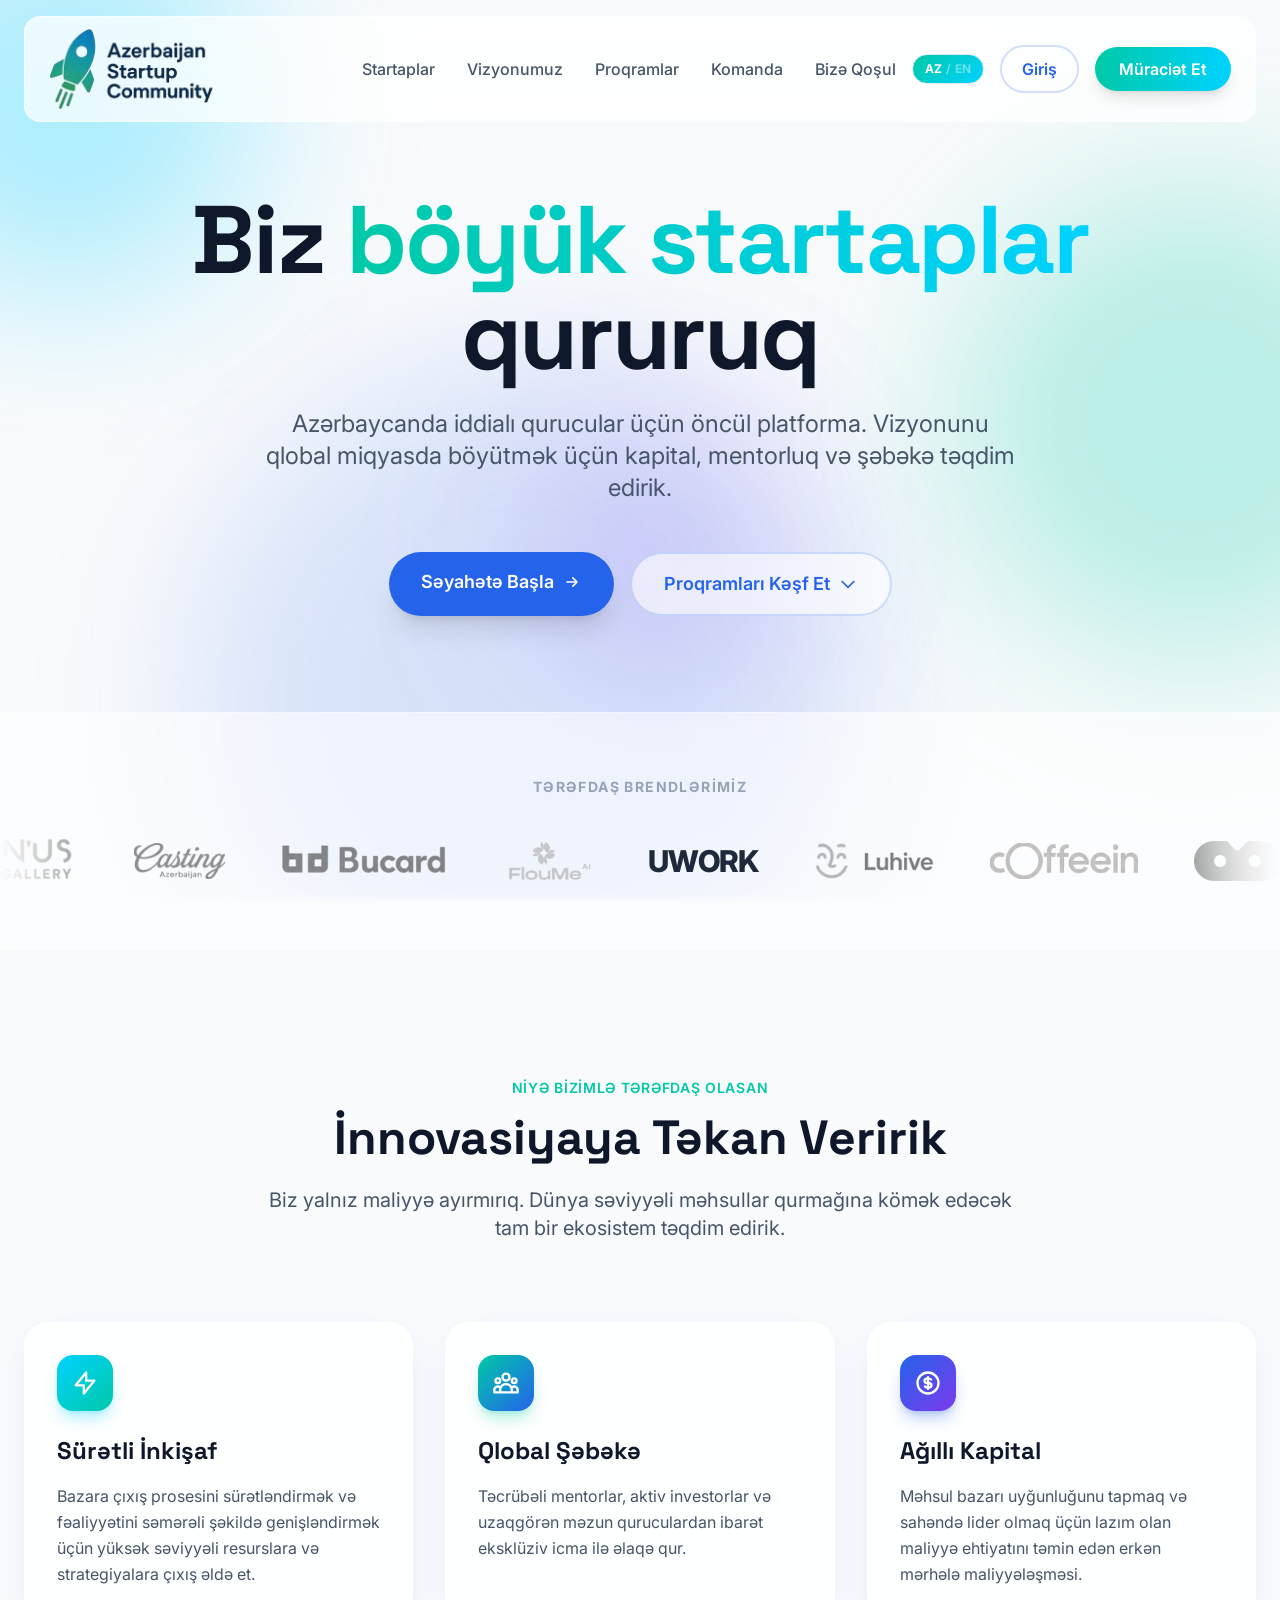
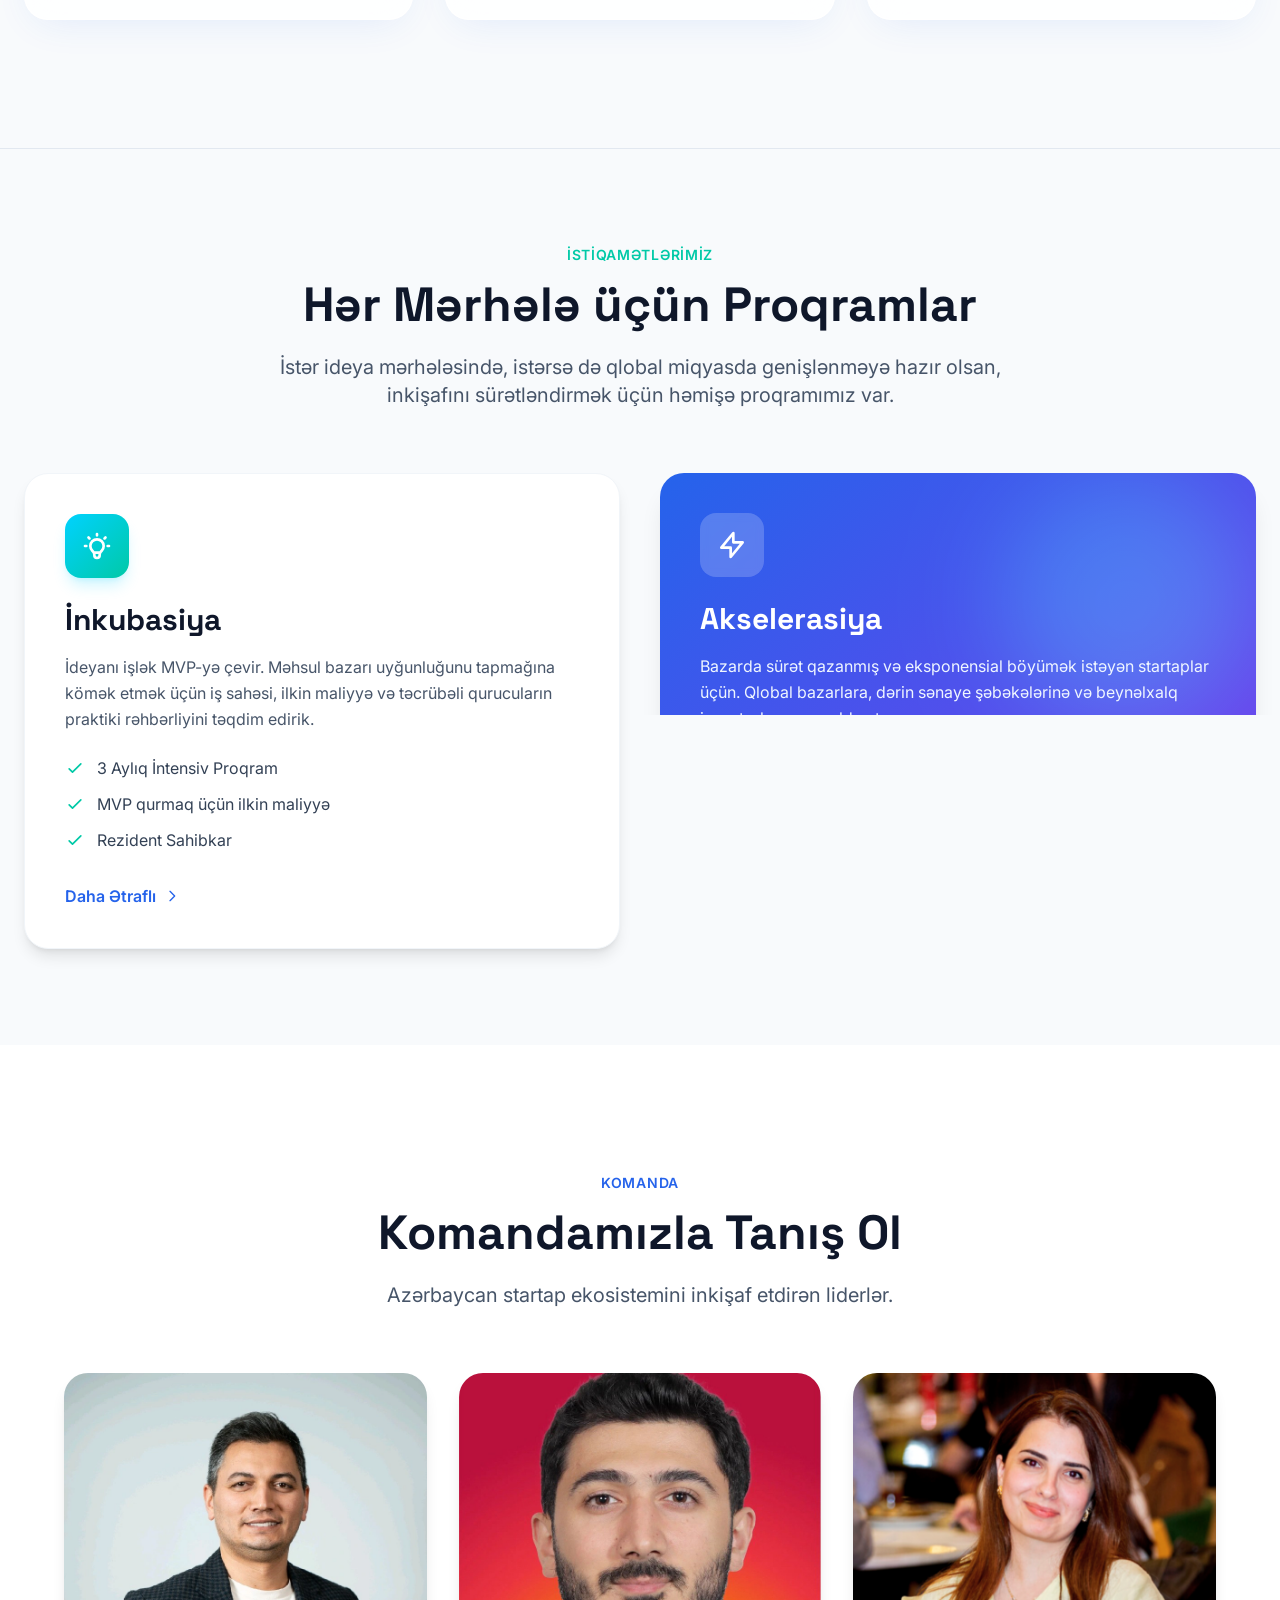
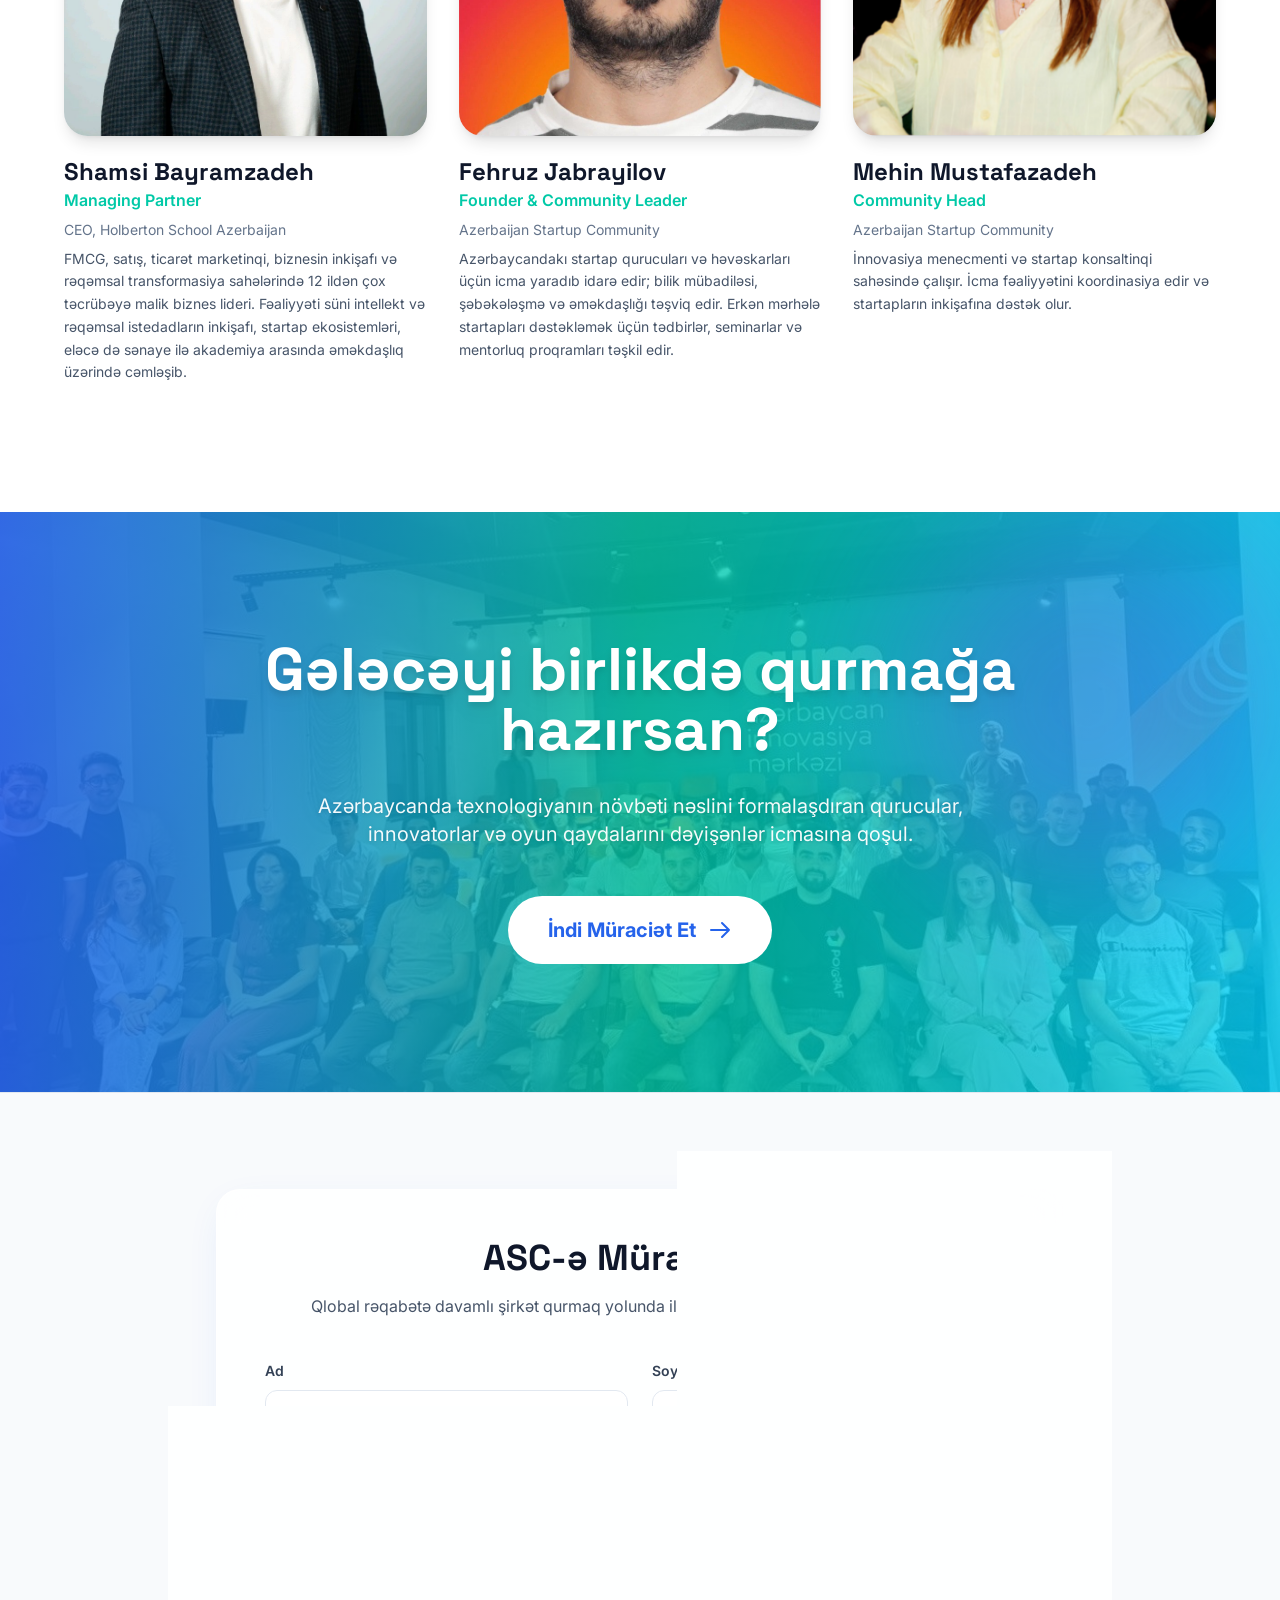
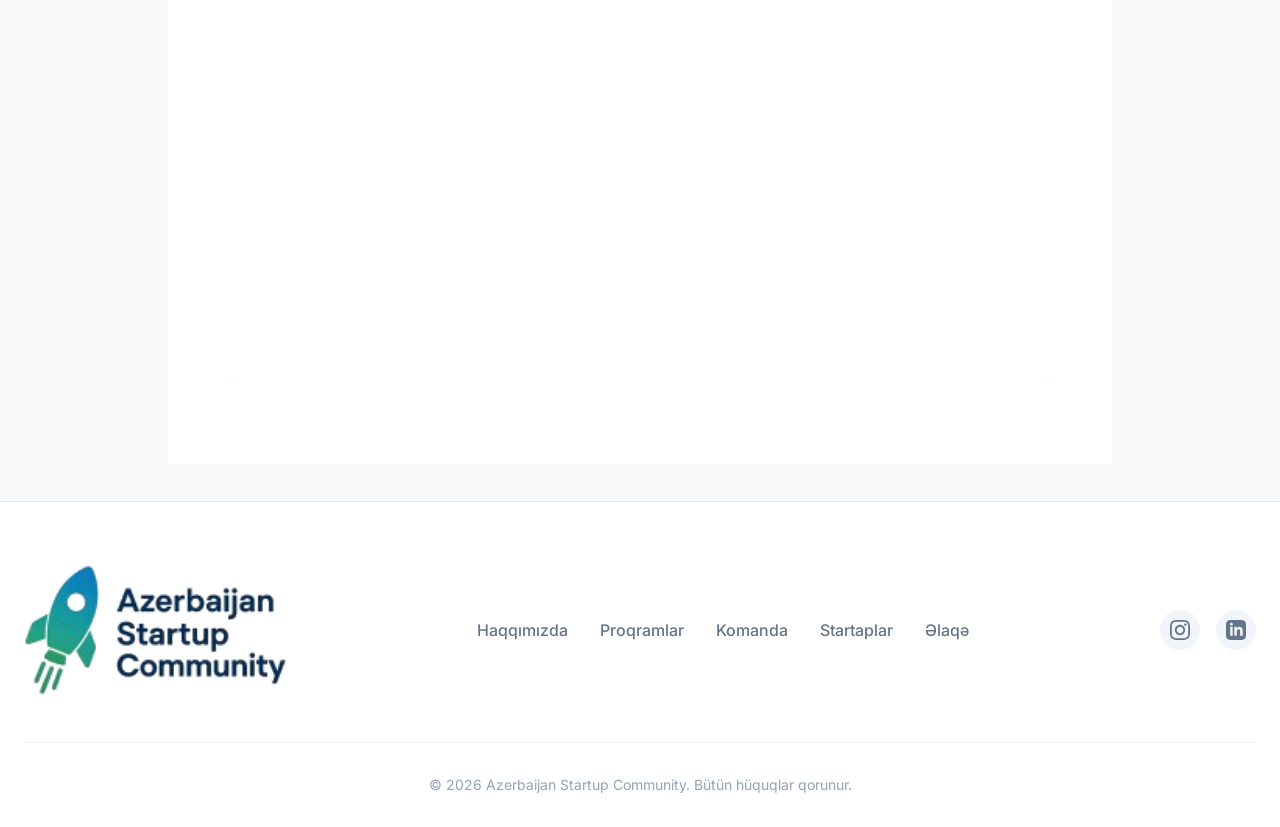
<file: index.html>
<!DOCTYPE html>
<html lang="az" class="scroll-smooth">
<head>
    <meta charset="UTF-8">
    <meta name="viewport" content="width=device-width, initial-scale=1.0">
    <title>Azerbaijan Startup Community</title>
    <link rel="icon" type="image/png" href="logos/asc-transparent.png">
    <link rel="preconnect" href="https://fonts.googleapis.com">
    <link rel="preconnect" href="https://fonts.gstatic.com" crossorigin>
    <link href="https://fonts.googleapis.com/css2?family=Inter:wght@300;400;500;600;700;800&family=Space+Grotesk:wght@500;600;700&display=swap" rel="stylesheet">
    <link rel="stylesheet" href="css/tailwind.css">
    <style>
        body {
            background-color: #f8fafc;
            overflow-x: hidden;
        }

        .glass {
            background: rgba(255, 255, 255, 0.72);
            backdrop-filter: blur(16px);
            -webkit-backdrop-filter: blur(16px);
            border: 1px solid rgba(255, 255, 255, 0.55);
        }

        .glass-card {
            background: rgba(255, 255, 255, 0.85);
            backdrop-filter: blur(18px);
            border: 1px solid rgba(255, 255, 255, 0.85);
            box-shadow: 0 10px 40px -12px rgba(37, 99, 235, 0.12);
        }

        .text-gradient {
            background-clip: text;
            -webkit-background-clip: text;
            -webkit-text-fill-color: transparent;
            background-image: linear-gradient(to right, #00C9A7, #00D2FF, #2563EB, #7C3AED);
            background-size: 300% auto;
            animation: textShine 6s linear infinite;
        }

        @keyframes textShine {
            to { background-position: 300% center; }
        }

        .reveal {
            opacity: 0;
            transform: translateY(40px);
            transition: all 0.8s cubic-bezier(0.5, 0, 0, 1);
        }
        .reveal.active {
            opacity: 1;
            transform: translateY(0);
        }
        .reveal-left { transform: translateX(-50px); }
        .reveal-right { transform: translateX(50px); }
        .reveal-scale { transform: scale(0.9); }
        .reveal-left.active, .reveal-right.active, .reveal-scale.active {
            transform: translateX(0) scale(1);
        }
        .reveal-delay-1 { transition-delay: 0.1s; }
        .reveal-delay-2 { transition-delay: 0.2s; }
        .reveal-delay-3 { transition-delay: 0.3s; }

        .marquee-mask {
            mask-image: linear-gradient(to right, transparent 0, black 120px, black calc(100% - 120px), transparent 100%);
            -webkit-mask-image: linear-gradient(to right, transparent 0, black 120px, black calc(100% - 120px), transparent 100%);
        }

        .tilt-card {
            transition: transform 0.3s ease, box-shadow 0.3s ease;
            transform-style: preserve-3d;
        }

        .shine::after {
            content: "";
            position: absolute;
            top: 0; left: 0; height: 100%; width: 50%;
            background: linear-gradient(90deg, transparent, rgba(255,255,255,0.35), transparent);
            transform: translateX(-100%);
            animation: shimmer 3s infinite;
        }

        .logo-pill {
            transition: all 0.35s ease;
            flex-shrink: 0;
        }
        .logo-pill:hover {
            transform: scale(1.08) translateY(-2px);
        }
        .logo-pill img {
            filter: grayscale(100%) contrast(1.05);
            opacity: 0.55;
            transition: all 0.35s ease;
        }
        .logo-pill:hover img {
            filter: grayscale(0%) contrast(1);
            opacity: 1;
        }

        .brand-link {
            position: relative;
            display: inline-flex;
            align-items: center;
            cursor: pointer;
        }
        .brand-link:active {
            transform: scale(0.88) !important;
            transition: transform 0.1s ease;
        }
        .brand-ring {
            position: absolute;
            border: 3px solid rgba(0, 210, 255, 0.95);
            border-radius: 50%;
            pointer-events: none;
            opacity: 1;
            transform: scale(0.4);
            animation: ringExpand 0.55s ease-out forwards;
            box-shadow: 0 0 12px rgba(0, 210, 255, 0.6);
        }
        @keyframes ringExpand {
            to { transform: scale(3.4); opacity: 0; }
        }

        .orb {
            position: absolute;
            border-radius: 9999px;
            filter: blur(80px);
            mix-blend-mode: multiply;
            pointer-events: none;
        }

        .particle {
            position: absolute;
            bottom: -10px;
            border-radius: 9999px;
            background: linear-gradient(135deg, #00D2FF, #00C9A7);
            animation: particleRise linear infinite;
            opacity: 0;
            pointer-events: none;
        }

        @keyframes particleRise {
            0% { transform: translateY(0) translateX(0) scale(1); opacity: 0; }
            10% { opacity: 0.7; }
            90% { opacity: 0.3; }
            100% { transform: translateY(-110vh) translateX(40px) scale(0.3); opacity: 0; }
        }

        .lang-btn {
            transition: all 0.25s ease;
        }
        .lang-btn.active {
            background: linear-gradient(135deg, #00C9A7, #00D2FF);
            color: #fff;
        }

        .auth-role-btn {
            color: #64748b;
        }
        .auth-role-btn.active {
            background: linear-gradient(135deg, #00C9A7, #00D2FF);
            color: #fff;
            box-shadow: 0 6px 16px -6px rgba(0, 210, 255, 0.5);
        }
    </style>
</head>
<body class="antialiased selection:bg-brand-cyan selection:text-white">

    <!-- Scroll progress bar -->
    <div class="fixed top-0 left-0 h-1 z-[60] bg-gradient-to-r from-brand-teal via-brand-cyan to-brand-violet" id="progressBar" style="width:0%"></div>

    <!-- Animated background orbs -->
    <div class="fixed inset-0 w-full h-full z-0 overflow-hidden pointer-events-none">
        <div class="orb top-[-10%] left-[-10%] w-96 h-96 bg-brand-cyan/30 animate-blob"></div>
        <div class="orb top-[20%] right-[-12%] w-[30rem] h-[30rem] bg-brand-teal/25 animate-blob-slow"></div>
        <div class="orb bottom-[-15%] left-[15%] w-[42rem] h-[42rem] bg-brand-blue/15 animate-blob"></div>
        <div class="orb top-[45%] left-[40%] w-72 h-72 bg-brand-violet/15 animate-blob-slow"></div>
    </div>

    <!-- Navigation -->
    <nav class="fixed w-full z-50 transition-all duration-300" id="navbar">
        <div class="max-w-7xl mx-auto px-4 sm:px-6 py-3 sm:py-4">
            <div class="glass rounded-2xl flex items-center justify-between px-4 sm:px-6 py-3">
                <a href="#" class="group shrink-0">
                    <img src="logos/asc-logo-tight.png" alt="Azerbaijan Startup Community Logo" class="h-14 sm:h-20 w-auto object-contain transition-transform duration-500 group-hover:scale-105">
                </a>
                <div class="flex items-center gap-2 sm:gap-4">
                    <div class="hidden lg:flex gap-6 xl:gap-8 font-medium text-slate-600">
                        <a href="#startups" class="hover:text-brand-teal transition-colors relative after:absolute after:-bottom-1 after:left-0 after:w-0 after:h-0.5 after:bg-gradient-to-r after:from-brand-teal after:to-brand-cyan hover:after:w-full after:transition-all" data-i18n="nav.startups">Startaplar</a>
                        <a href="#vision" class="hover:text-brand-teal transition-colors relative after:absolute after:-bottom-1 after:left-0 after:w-0 after:h-0.5 after:bg-gradient-to-r after:from-brand-teal after:to-brand-cyan hover:after:w-full after:transition-all" data-i18n="nav.vision">Vizyonumuz</a>
                        <a href="#programs" class="hover:text-brand-teal transition-colors relative after:absolute after:-bottom-1 after:left-0 after:w-0 after:h-0.5 after:bg-gradient-to-r after:from-brand-teal after:to-brand-cyan hover:after:w-full after:transition-all" data-i18n="nav.programs">Proqramlar</a>
                        <a href="#team" class="hover:text-brand-teal transition-colors relative after:absolute after:-bottom-1 after:left-0 after:w-0 after:h-0.5 after:bg-gradient-to-r after:from-brand-teal after:to-brand-cyan hover:after:w-full after:transition-all" data-i18n="nav.team">Komanda</a>
                        <a href="#join" class="hover:text-brand-teal transition-colors relative after:absolute after:-bottom-1 after:left-0 after:w-0 after:h-0.5 after:bg-gradient-to-r after:from-brand-teal after:to-brand-cyan hover:after:w-full after:transition-all" data-i18n="nav.join">Bizə Qoşul</a>
                    </div>
                    <button id="langToggle" class="lang-btn active flex items-center gap-1 text-xs font-bold px-2.5 sm:px-3 py-1.5 rounded-full border border-slate-200 text-slate-600 hover:border-brand-cyan shrink-0" title="Dili dəyiş / Switch language">
                        <span data-lang="az">AZ</span><span class="opacity-40">/</span><span data-lang="en" class="opacity-40">EN</span>
                    </button>
                    <button id="loginBtn" class="hidden sm:inline-flex items-center justify-center rounded-full px-5 py-2.5 font-semibold text-brand-blue border-2 border-brand-blue/20 hover:border-brand-cyan hover:text-brand-teal transition-all duration-300 shrink-0">
                        <span data-i18n="nav.login">Giriş</span>
                    </button>
                    <a href="#apply" class="hidden sm:inline-flex relative group overflow-hidden rounded-full px-5 sm:px-6 py-2.5 font-semibold text-white shadow-lg hover:shadow-brand-cyan/40 transition-all duration-300 transform hover:-translate-y-0.5">
                        <div class="absolute inset-0 bg-gradient-to-r from-brand-teal via-brand-cyan to-brand-blue bg-[length:200%_auto] animate-gradient-x"></div>
                        <span class="relative" data-i18n="nav.apply">Müraciət Et</span>
                    </a>
                    <button id="menuToggle" class="lg:hidden w-10 h-10 flex items-center justify-center rounded-full border border-slate-200 text-slate-700 hover:bg-slate-100 transition-colors shrink-0" aria-label="Menu">
                        <svg id="menuIconOpen" class="w-5 h-5" fill="none" stroke="currentColor" viewBox="0 0 24 24"><path stroke-linecap="round" stroke-linejoin="round" stroke-width="2" d="M4 6h16M4 12h16M4 18h16"></path></svg>
                        <svg id="menuIconClose" class="w-5 h-5 hidden" fill="none" stroke="currentColor" viewBox="0 0 24 24"><path stroke-linecap="round" stroke-linejoin="round" stroke-width="2" d="M6 18L18 6M6 6l12 12"></path></svg>
                    </button>
                </div>
            </div>
            <div id="mobileMenu" class="lg:hidden hidden mt-2">
                <div class="glass rounded-2xl p-4 flex flex-col gap-1">
                    <a href="#startups" class="mobile-link px-4 py-3 rounded-xl font-medium text-slate-700 hover:bg-white/70 hover:text-brand-teal transition-colors" data-i18n="nav.startups">Startaplar</a>
                    <a href="#vision" class="mobile-link px-4 py-3 rounded-xl font-medium text-slate-700 hover:bg-white/70 hover:text-brand-teal transition-colors" data-i18n="nav.vision">Vizyonumuz</a>
                    <a href="#programs" class="mobile-link px-4 py-3 rounded-xl font-medium text-slate-700 hover:bg-white/70 hover:text-brand-teal transition-colors" data-i18n="nav.programs">Proqramlar</a>
                    <a href="#team" class="mobile-link px-4 py-3 rounded-xl font-medium text-slate-700 hover:bg-white/70 hover:text-brand-teal transition-colors" data-i18n="nav.team">Komanda</a>
                    <a href="#join" class="mobile-link px-4 py-3 rounded-xl font-medium text-slate-700 hover:bg-white/70 hover:text-brand-teal transition-colors" data-i18n="nav.join">Bizə Qoşul</a>
                    <a href="#apply" class="mobile-link mt-2 px-4 py-3 rounded-xl font-semibold text-white text-center bg-gradient-to-r from-brand-teal via-brand-cyan to-brand-blue" data-i18n="nav.apply">Müraciət Et</a>
                    <button id="mobileLoginBtn" class="mobile-link mt-1 px-4 py-3 rounded-xl font-semibold text-brand-blue text-center border-2 border-brand-blue/20">Giriş</button>
                </div>
            </div>
        </div>
    </nav>

    <!-- Hero -->
    <main class="relative z-10 pt-28 pb-12 sm:pt-36 md:pt-40 lg:pt-48 lg:pb-24 overflow-hidden">
        <div class="absolute inset-0 z-0" id="particles"></div>
        <div class="max-w-7xl mx-auto px-5 sm:px-6 relative z-10">
            <div class="flex flex-col items-center text-center">
                <h1 class="reveal font-heading text-4xl sm:text-5xl md:text-7xl lg:text-8xl font-bold tracking-tight text-slate-900 mb-6 leading-tight">
                    <span data-i18n="hero.title1">Biz</span> <span class="text-gradient" data-i18n="hero.title2">böyük startaplar</span> <span data-i18n="hero.title3">qururuq</span>
                </h1>

                <p class="reveal reveal-delay-1 text-lg sm:text-xl md:text-2xl text-slate-600 max-w-3xl mb-10 sm:mb-12 leading-relaxed px-2" data-i18n="hero.sub">
                    Azərbaycanda iddialı qurucular üçün öncül platforma. Vizyonunuzu qlobal miqyasda böyütmək üçün kapital, mentorluq və şəbəkə təqdim edirik.
                </p>

                <div class="reveal reveal-delay-2 flex flex-col sm:flex-row gap-3 sm:gap-4 w-full sm:w-auto px-2 sm:px-0">
                    <a href="#apply" class="group relative px-6 sm:px-8 py-3.5 sm:py-4 bg-brand-blue text-white rounded-full font-semibold text-base sm:text-lg overflow-hidden shadow-xl hover:shadow-2xl transition-all hover:scale-105 duration-300 shine">
                        <span class="relative flex items-center justify-center gap-2">
                            <span data-i18n="hero.cta1">Səyahətə Başla</span>
                            <svg class="w-5 h-5 transform group-hover:translate-x-1 transition-transform" fill="none" stroke="currentColor" viewBox="0 0 24 24"><path stroke-linecap="round" stroke-linejoin="round" stroke-width="2" d="M13 7l5 5m0 0l-5 5m5-5H6"></path></svg>
                        </span>
                    </a>
                    <a href="#programs" class="group px-6 sm:px-8 py-3.5 sm:py-4 rounded-full font-semibold text-base sm:text-lg text-brand-blue border-2 border-brand-blue/20 hover:border-brand-cyan hover:text-brand-teal transition-all duration-300 hover:scale-105 bg-white/60 backdrop-blur-sm">
                        <span class="flex items-center justify-center gap-2">
                            <span data-i18n="hero.cta2">Proqramları Kəşf Et</span>
                            <svg class="w-5 h-5 animate-bounce-soft" fill="none" stroke="currentColor" viewBox="0 0 24 24"><path stroke-linecap="round" stroke-linejoin="round" stroke-width="2" d="M19 9l-7 7-7-7"></path></svg>
                        </span>
                    </a>
                </div>
            </div>
        </div>
    </main>

    <!-- Partners marquee -->
    <section id="startups" class="relative z-10 py-16 bg-white/60 backdrop-blur-sm border-y border-white/30 overflow-hidden">
        <div class="max-w-7xl mx-auto px-6 mb-10 text-center">
            <h2 class="text-sm font-bold text-slate-400 uppercase tracking-widest reveal" data-i18n="partners.title">Tərəfdaş Brendlərimiz</h2>
        </div>

        <div class="marquee-mask w-full overflow-hidden">
            <div class="flex w-max animate-marquee items-center" id="marqueeTrack">
                <div class="flex items-center gap-14 pr-14 shrink-0" id="marqueeGroup">
                    <a href="https://nus.gallery/" target="_blank" rel="noopener" class="logo-pill brand-link"><img src="logos/fixed_logos/nusgallery.png" alt="NUS Gallery" class="h-12 w-auto object-contain"></a>
                    <a href="https://casting.az/" target="_blank" rel="noopener" class="logo-pill brand-link"><img src="logos/fixed_logos/castingazerbaijan.png" alt="Casting Azerbaijan" class="h-9 w-auto object-contain"></a>
                    <a href="https://bucard.az/" target="_blank" rel="noopener" class="logo-pill brand-link"><img src="logos/fixed_logos/buvard.png" alt="Bucard" class="h-9 w-auto object-contain"></a>
                    <a href="https://floume.ai/" target="_blank" rel="noopener" class="logo-pill brand-link"><img src="logos/fixed_logos/floume.png" alt="FlouMe" class="h-11 w-auto object-contain"></a>
                    <a href="http://uwork.az/" target="_blank" rel="noopener" class="logo-pill brand-link"><span class="text-3xl font-extrabold tracking-tight text-slate-800">UWORK</span></a>
                    <a href="https://luhive.com/" target="_blank" rel="noopener" class="logo-pill brand-link"><img src="logos/fixed_logos/luhive.png" alt="Luhive" class="h-10 w-auto object-contain"></a>
                    <a href="https://coffeein.az/" target="_blank" rel="noopener" class="logo-pill brand-link"><img src="logos/fixed_logos/coffeinnlogo.png" alt="coffeein" class="h-9 w-auto object-contain"></a>
                    <a href="https://www.vexonsolution.com/" target="_blank" rel="noopener" class="logo-pill brand-link"><img src="logos/vexxon.png" alt="Vexxon" class="h-10 w-auto object-contain"></a>
                    <a href="https://talabapp.co.uk/" target="_blank" rel="noopener" class="logo-pill brand-link"><img src="logos/talab.png" alt="TALAB" class="h-10 w-auto object-contain"></a>
                    <a href="https://www.telebe360.com/" target="_blank" rel="noopener" class="logo-pill brand-link"><img src="logos/telebe360.png" alt="Tələbə 360" class="h-12 w-auto object-contain"></a>
                    <a href="https://arivio.ai/" target="_blank" rel="noopener" class="logo-pill brand-link"><img src="logos/arivio.png" alt="Arivio" class="h-10 w-auto object-contain"></a>
                    <a href="https://nexed.az/" target="_blank" rel="noopener" class="logo-pill brand-link"><img src="logos/nexed-light.png" alt="Nexed" class="h-10 w-auto object-contain"></a>
                    <a href="https://insyde.info/" target="_blank" rel="noopener" class="logo-pill brand-link"><img src="logos/insyde-light.png" alt="Insyde" class="h-12 w-auto object-contain"></a>
                    <a href="https://devlab.llc/" target="_blank" rel="noopener" class="logo-pill brand-link"><img src="logos/devlab.png" alt="Devlab Talent" class="h-12 w-auto object-contain"></a>
                    <a href="https://www.bonfi.az/az" target="_blank" rel="noopener" class="logo-pill brand-link"><img src="logos/bonfi.png" alt="Bonfi" class="h-10 w-auto object-contain"></a>
                    <a href="https://peerstack.tech/" target="_blank" rel="noopener" class="logo-pill brand-link"><img src="logos/peerstack.png" alt="Peerstack Academy" class="h-10 w-auto object-contain"></a>
                    <a href="https://holbertonschool.az/" target="_blank" rel="noopener" class="logo-pill brand-link"><img src="logos/fixed_logos/holbertonazerbaijan.png" alt="Holberton School Azerbaijan" class="h-12 w-auto object-contain"></a>
                </div>
            </div>
        </div>
    </section>

    <!-- Vision -->
    <section id="vision" class="relative z-10 py-16 md:py-24 lg:py-32">
        <div class="max-w-7xl mx-auto px-5 sm:px-6">
            <div class="text-center max-w-3xl mx-auto mb-12 md:mb-20 reveal">
                <span class="text-brand-teal font-semibold tracking-wider uppercase text-sm mb-4 block" data-i18n="vision.eyebrow">Niyə Bizimlə Tərəfdaş Olasınız</span>
                <h2 class="font-heading text-3xl sm:text-4xl md:text-5xl font-bold text-slate-900 mb-6" data-i18n="vision.title">İnnovasiyaya Təkan Veririk</h2>
                <p class="text-lg sm:text-xl text-slate-600" data-i18n="vision.sub">Biz yalnız maliyyə ayırmırıq. Dünya səviyyəli məhsullar qurmağınıza kömək edəcək tam bir ekosistem təqdim edirik.</p>
            </div>

            <div class="grid sm:grid-cols-2 lg:grid-cols-3 gap-5 md:gap-8">
                <div class="glass-card tilt-card rounded-3xl p-6 md:p-8 group reveal reveal-delay-1 hover:shadow-2xl hover:shadow-brand-cyan/20">
                    <div class="w-14 h-14 bg-gradient-to-br from-brand-cyan to-brand-teal rounded-2xl flex items-center justify-center mb-6 group-hover:scale-110 group-hover:rotate-6 transition-all duration-300 shadow-lg shadow-brand-cyan/30">
                        <svg class="w-7 h-7 text-white" fill="none" stroke="currentColor" viewBox="0 0 24 24"><path stroke-linecap="round" stroke-linejoin="round" stroke-width="2" d="M13 10V3L4 14h7v7l9-11h-7z"></path></svg>
                    </div>
                    <h3 class="text-2xl font-bold text-slate-900 mb-4 font-heading" data-i18n="vision.c1t">Sürətli İnkişaf</h3>
                    <p class="text-slate-600 leading-relaxed" data-i18n="vision.c1d">Bazara çıxış prosesini sürətləndirmək və fəaliyyətini səmərəli şəkildə genişləndirmək üçün yüksək səviyyəli resurslara və strategiyalara çıxış əldə et.</p>
                </div>

                <div class="glass-card tilt-card rounded-3xl p-6 md:p-8 group reveal reveal-delay-2 hover:shadow-2xl hover:shadow-brand-teal/20">
                    <div class="w-14 h-14 bg-gradient-to-br from-brand-teal to-brand-blue rounded-2xl flex items-center justify-center mb-6 group-hover:scale-110 group-hover:rotate-6 transition-all duration-300 shadow-lg shadow-brand-teal/30">
                        <svg class="w-7 h-7 text-white" fill="none" stroke="currentColor" viewBox="0 0 24 24"><path stroke-linecap="round" stroke-linejoin="round" stroke-width="2" d="M17 20h5v-2a3 3 0 00-5.356-1.857M17 20H7m10 0v-2c0-.656-.126-1.283-.356-1.857M7 20H2v-2a3 3 0 015.356-1.857M7 20v-2c0-.656.126-1.283.356-1.857m0 0a5.002 5.002 0 019.288 0M15 7a3 3 0 11-6 0 3 3 0 016 0zm6 3a2 2 0 11-4 0 2 2 0 014 0zM7 10a2 2 0 11-4 0 2 2 0 014 0z"></path></svg>
                    </div>
                    <h3 class="text-2xl font-bold text-slate-900 mb-4 font-heading" data-i18n="vision.c2t">Qlobal Şəbəkə</h3>
                    <p class="text-slate-600 leading-relaxed" data-i18n="vision.c2d">Təcrübəli mentorlar, aktiv investorlar və uzaqgörən məzun quruculardan ibarət eksklüziv icma ilə əlaqə qur.</p>
                </div>

                <div class="glass-card tilt-card rounded-3xl p-6 md:p-8 group reveal reveal-delay-3 hover:shadow-2xl hover:shadow-brand-blue/20">
                    <div class="w-14 h-14 bg-gradient-to-br from-brand-blue to-brand-violet rounded-2xl flex items-center justify-center mb-6 group-hover:scale-110 group-hover:rotate-6 transition-all duration-300 shadow-lg shadow-brand-blue/30">
                        <svg class="w-7 h-7 text-white" fill="none" stroke="currentColor" viewBox="0 0 24 24"><path stroke-linecap="round" stroke-linejoin="round" stroke-width="2" d="M12 8c-1.657 0-3 .895-3 2s1.343 2 3 2 3 .895 3 2-1.343 2-3 2m0-8c1.11 0 2.08.402 2.599 1M12 8V7m0 1v8m0 0v1m0-1c-1.11 0-2.08-.402-2.599-1M21 12a9 9 0 11-18 0 9 9 0 0118 0z"></path></svg>
                    </div>
                    <h3 class="text-2xl font-bold text-slate-900 mb-4 font-heading" data-i18n="vision.c3t">Ağıllı Kapital</h3>
                    <p class="text-slate-600 leading-relaxed" data-i18n="vision.c3d">Məhsul bazarı uyğunluğunu tapmaq və sahənizdə lider olmaq üçün lazım olan maliyyə ehtiyatını təmin edən erkən mərhələ maliyyələşməsi.</p>
                </div>
            </div>
        </div>
    </section>

    <!-- Programs -->
    <section id="programs" class="relative z-10 py-16 md:py-24 bg-slate-50 border-t border-slate-200">
        <div class="max-w-7xl mx-auto px-5 sm:px-6">
            <div class="text-center max-w-3xl mx-auto mb-12 md:mb-16 reveal">
                <span class="text-brand-teal font-semibold tracking-wider uppercase text-sm mb-4 block" data-i18n="programs.eyebrow">İstiqamətlərimiz</span>
                <h2 class="font-heading text-3xl sm:text-4xl md:text-5xl font-bold text-slate-900 mb-6" data-i18n="programs.title">Hər Mərhələ üçün Proqramlar</h2>
                <p class="text-lg sm:text-xl text-slate-600" data-i18n="programs.sub">İstər ideya mərhələsində, istərsə də qlobal miqyasda genişlənməyə hazır olsan, inkişafını sürətləndirmək üçün həmişə proqramımız var.</p>
            </div>

            <div class="grid md:grid-cols-2 gap-6 md:gap-10">
                <div class="bg-white rounded-3xl p-6 sm:p-8 md:p-10 shadow-lg border border-slate-100 reveal reveal-left reveal-delay-1 hover:shadow-2xl hover:shadow-brand-cyan/10 transition-shadow duration-300">
                    <div class="w-16 h-16 bg-gradient-to-br from-brand-cyan to-brand-teal rounded-2xl flex items-center justify-center mb-6 shadow-lg shadow-brand-cyan/20">
                        <svg class="w-8 h-8 text-white" fill="none" stroke="currentColor" viewBox="0 0 24 24"><path stroke-linecap="round" stroke-linejoin="round" stroke-width="2" d="M9.663 17h4.673M12 3v1m6.364 1.636l-.707.707M21 12h-1M4 12H3m3.343-5.657l-.707-.707m2.828 9.9a5 5 0 117.072 0l-.548.547A3.374 3.374 0 0014 18.469V19a2 2 0 11-4 0v-.531c0-.895-.356-1.754-.988-2.386l-.548-.547z"></path></svg>
                    </div>
                    <h3 class="text-3xl font-bold text-slate-900 mb-4 font-heading" data-i18n="programs.inc.title">İnkubasiya</h3>
                    <p class="text-slate-600 mb-6 leading-relaxed" data-i18n="programs.inc.d">İdeyanızı işlək MVP-yə çevirin. Məhsul bazarı uyğunluğunu tapmağınıza kömək etmək üçün iş sahəsi, ilkin maliyyə və təcrübəli qurucuların praktiki rəhbərliyini təqdim edirik.</p>
                    <ul class="space-y-3 mb-8 text-slate-700">
                        <li class="flex items-center gap-3"><svg class="w-5 h-5 text-brand-teal shrink-0" fill="none" stroke="currentColor" viewBox="0 0 24 24"><path stroke-linecap="round" stroke-linejoin="round" stroke-width="2" d="M5 13l4 4L19 7"></path></svg> <span data-i18n="programs.inc.l1">3 Aylıq İntensiv Proqram</span></li>
                        <li class="flex items-center gap-3"><svg class="w-5 h-5 text-brand-teal shrink-0" fill="none" stroke="currentColor" viewBox="0 0 24 24"><path stroke-linecap="round" stroke-linejoin="round" stroke-width="2" d="M5 13l4 4L19 7"></path></svg> <span data-i18n="programs.inc.l2">MVP qurmaq üçün ilkin maliyyə</span></li>
                        <li class="flex items-center gap-3"><svg class="w-5 h-5 text-brand-teal shrink-0" fill="none" stroke="currentColor" viewBox="0 0 24 24"><path stroke-linecap="round" stroke-linejoin="round" stroke-width="2" d="M5 13l4 4L19 7"></path></svg> <span data-i18n="programs.inc.l3">Rezident Sahibkar</span></li>
                    </ul>
                    <a href="#apply" class="inline-flex items-center gap-2 text-brand-blue font-semibold hover:text-brand-cyan transition-colors"><span data-i18n="programs.learn">Daha Ətraflı</span> <svg class="w-4 h-4" fill="none" stroke="currentColor" viewBox="0 0 24 24"><path stroke-linecap="round" stroke-linejoin="round" stroke-width="2" d="M9 5l7 7-7 7"></path></svg></a>
                </div>

                <div class="rounded-3xl p-6 sm:p-8 md:p-10 shadow-xl reveal reveal-right reveal-delay-2 relative overflow-hidden hover:shadow-2xl hover:shadow-brand-violet/20 transition-shadow duration-300">
                    <div class="absolute inset-0 bg-gradient-to-br from-brand-blue via-brand-violet to-brand-cyan animate-gradient-x bg-[length:200%_200%]"></div>
                    <div class="absolute top-0 right-0 w-64 h-64 bg-brand-cyan/30 rounded-full mix-blend-screen filter blur-[50px] animate-blob"></div>
                    <div class="relative z-10">
                        <div class="w-16 h-16 bg-white/20 backdrop-blur-sm rounded-2xl flex items-center justify-center mb-6">
                            <svg class="w-8 h-8 text-white" fill="none" stroke="currentColor" viewBox="0 0 24 24"><path stroke-linecap="round" stroke-linejoin="round" stroke-width="2" d="M13 10V3L4 14h7v7l9-11h-7z"></path></svg>
                        </div>
                        <h3 class="text-3xl font-bold text-white mb-4 font-heading" data-i18n="programs.acc.title">Akselerasiya</h3>
                        <p class="text-blue-50 mb-6 leading-relaxed" data-i18n="programs.acc.d">Bazarda sürət qazanmış və eksponensial böyümək istəyən startaplar üçün. Qlobal bazarlara, dərin sənaye şəbəkələrinə və beynəlxalq investorlara çıxış əldə et.</p>
                        <ul class="space-y-3 mb-8 text-white">
                            <li class="flex items-center gap-3"><svg class="w-5 h-5 text-brand-cyan shrink-0" fill="none" stroke="currentColor" viewBox="0 0 24 24"><path stroke-linecap="round" stroke-linejoin="round" stroke-width="2" d="M5 13l4 4L19 7"></path></svg> <span data-i18n="programs.acc.l1">6 Aylıq Genişlənmə Mərhələsi</span></li>
                            <li class="flex items-center gap-3"><svg class="w-5 h-5 text-brand-cyan shrink-0" fill="none" stroke="currentColor" viewBox="0 0 24 24"><path stroke-linecap="round" stroke-linejoin="round" stroke-width="2" d="M5 13l4 4L19 7"></path></svg> <span data-i18n="programs.acc.l2">İnkişaf üçün əlavə investisiya</span></li>
                            <li class="flex items-center gap-3"><svg class="w-5 h-5 text-brand-cyan shrink-0" fill="none" stroke="currentColor" viewBox="0 0 24 24"><path stroke-linecap="round" stroke-linejoin="round" stroke-width="2" d="M5 13l4 4L19 7"></path></svg> <span data-i18n="programs.acc.l3">Qlobal Bazarlara Giriş Turları</span></li>
                        </ul>
                        <a href="#apply" class="inline-flex items-center gap-2 text-white font-semibold hover:text-brand-cyan transition-colors"><span data-i18n="programs.learn">Daha Ətraflı</span> <svg class="w-4 h-4" fill="none" stroke="currentColor" viewBox="0 0 24 24"><path stroke-linecap="round" stroke-linejoin="round" stroke-width="2" d="M9 5l7 7-7 7"></path></svg></a>
                    </div>
                </div>
            </div>
        </div>
    </section>

    <!-- Team -->
    <section id="team" class="relative z-10 py-16 md:py-24 lg:py-32 bg-white">
        <div class="max-w-7xl mx-auto px-5 sm:px-6">
            <div class="text-center max-w-3xl mx-auto mb-12 md:mb-16 reveal">
                <span class="text-brand-blue font-semibold tracking-wider uppercase text-sm mb-4 block" data-i18n="team.eyebrow">Komanda</span>
                <h2 class="font-heading text-3xl sm:text-4xl md:text-5xl font-bold text-slate-900 mb-6" data-i18n="team.title">Komandamızla Tanış Ol</h2>
                <p class="text-lg sm:text-xl text-slate-600" data-i18n="team.sub">Azərbaycan startap ekosistemini inkişaf etdirən liderlər.</p>
            </div>

            <div class="grid sm:grid-cols-2 lg:grid-cols-3 gap-6 md:gap-8 max-w-6xl mx-auto">
                <div class="group reveal reveal-left reveal-delay-1">
                    <div class="relative overflow-hidden rounded-3xl mb-5 aspect-[4/4] bg-slate-100 shadow-lg">
                        <img src="logos/fixed_logos/1769061902323.png" alt="Shamsi Bayramzadeh" class="object-cover w-full h-full object-top transform group-hover:scale-105 transition-transform duration-500">
                        <div class="absolute inset-0 bg-gradient-to-t from-brand-blue/70 via-transparent to-transparent opacity-0 group-hover:opacity-100 transition-opacity duration-300"></div>
                    </div>
                    <h3 class="font-heading text-2xl font-bold text-slate-900">Shamsi Bayramzadeh</h3>
                    <p class="text-brand-teal font-semibold mb-2">Managing Partner</p>
                    <p class="text-slate-500 text-sm mb-2">CEO, Holberton School Azerbaijan</p>
                    <p class="text-slate-600 leading-relaxed text-sm" data-i18n="team.shamsi.bio">FMCG, satış, ticarət marketinqi, biznesin inkişafı və rəqəmsal transformasiya sahələrində 12 ildən çox təcrübəyə malik biznes lideri. Fəaliyyəti süni intellekt və rəqəmsal istedadların inkişafı, startap ekosistemləri, eləcə də sənaye ilə akademiya arasında əməkdaşlıq üzərində cəmləşib.</p>
                </div>

                <div class="group reveal reveal-right reveal-delay-2">
                    <div class="relative overflow-hidden rounded-3xl mb-5 aspect-[4/4] bg-slate-100 shadow-lg">
                        <img src="logos/fixed_logos/1721919816220.jpg" alt="Fehruz Jabrayilov" class="object-cover w-full h-full object-top transform group-hover:scale-105 transition-transform duration-500">
                        <div class="absolute inset-0 bg-gradient-to-t from-brand-teal/70 via-transparent to-transparent opacity-0 group-hover:opacity-100 transition-opacity duration-300"></div>
                    </div>
                    <h3 class="font-heading text-2xl font-bold text-slate-900">Fehruz Jabrayilov</h3>
                    <p class="text-brand-teal font-semibold mb-2">Founder &amp; Community Leader</p>
                    <p class="text-slate-500 text-sm mb-2">Azerbaijan Startup Community</p>
                    <p class="text-slate-600 leading-relaxed text-sm" data-i18n="team.founder.bio">Azərbaycandakı startap qurucuları və həvəskarları üçün icma yaradıb idarə edir; bilik mübadiləsi, şəbəkələşmə və əməkdaşlığı təşviq edir. Erkən mərhələ startapları dəstəkləmək üçün tədbirlər, seminarlar və mentorluq proqramları təşkil edir.</p>
                </div>

                <div class="group reveal reveal-right reveal-delay-3">
                    <div class="relative overflow-hidden rounded-3xl mb-5 aspect-[4/4] bg-slate-100 shadow-lg">
                        <img src="logos/fixed_logos/1777623008804.png" alt="Mehin Mustafazadeh" class="object-cover w-full h-full object-top transform group-hover:scale-105 transition-transform duration-500">
                        <div class="absolute inset-0 bg-gradient-to-t from-brand-violet/70 via-transparent to-transparent opacity-0 group-hover:opacity-100 transition-opacity duration-300"></div>
                    </div>
                    <h3 class="font-heading text-2xl font-bold text-slate-900">Mehin Mustafazadeh</h3>
                    <p class="text-brand-teal font-semibold mb-2">Community Head</p>
                    <p class="text-slate-500 text-sm mb-2">Azerbaijan Startup Community</p>
                    <p class="text-slate-600 leading-relaxed text-sm" data-i18n="team.mehin.bio">İnnovasiya menecmenti və startap konsaltinqi sahəsində çalışır. İcma fəaliyyətini koordinasiya edir və startapların inkişafına dəstək olur.</p>
                </div>
            </div>
        </div>
    </section>

    <!-- Join CTA -->
    <section id="join" class="relative z-10 py-16 md:py-20 lg:py-32 overflow-hidden">
        <img src="logos/fixed_logos/1778662388448.jpg" alt="Azerbaijan Startup Community" class="absolute inset-0 w-full h-full object-cover z-0">
        <div class="absolute inset-0 bg-gradient-to-r from-brand-blue/90 via-brand-teal/80 to-brand-cyan/80 z-0"></div>
        <div class="absolute top-0 right-0 w-96 h-96 bg-brand-violet/30 rounded-full filter blur-[80px] animate-blob z-0"></div>

        <div class="relative z-10 max-w-5xl mx-auto px-5 sm:px-6 text-center">
            <h2 class="font-heading text-3xl sm:text-4xl md:text-6xl font-bold text-white mb-6 md:mb-8 reveal drop-shadow-lg" data-i18n="join.title">Gələcəyi birlikdə qurmağa hazırsan?</h2>
            <p class="text-lg sm:text-xl text-white/95 mb-10 sm:mb-12 max-w-2xl mx-auto reveal reveal-delay-1 drop-shadow" data-i18n="join.sub">Azərbaycanda texnologiyanın növbəti nəslini formalaşdıran qurucular, innovatorlar və oyun qaydalarını dəyişənlər icmasına qoşul.</p>

            <div class="reveal reveal-delay-2">
                <a href="#apply" class="inline-flex items-center justify-center gap-3 px-8 sm:px-10 py-4 sm:py-5 bg-white text-brand-blue rounded-full font-bold text-lg sm:text-xl hover:scale-105 hover:shadow-[0_0_50px_rgba(255,255,255,0.5)] transition-all duration-300">
                    <span data-i18n="join.cta">İndi Müraciət Et</span>
                    <svg class="w-5 h-5 sm:w-6 sm:h-6 animate-pulse-slow" fill="none" stroke="currentColor" viewBox="0 0 24 24"><path stroke-linecap="round" stroke-linejoin="round" stroke-width="2" d="M14 5l7 7m0 0l-7 7m7-7H3"></path></svg>
                </a>
            </div>
        </div>
    </section>

    <!-- Apply form -->
    <section id="apply" class="relative z-10 py-16 md:py-24 bg-slate-50 border-t border-slate-200">
        <div class="max-w-4xl mx-auto px-5 sm:px-6">
            <div class="glass-card rounded-3xl p-6 sm:p-8 md:p-12 shadow-2xl relative overflow-hidden reveal">
                <div class="absolute top-0 right-0 w-64 h-64 bg-brand-cyan/10 rounded-full filter blur-[40px] animate-blob"></div>
                <div class="absolute bottom-0 left-0 w-64 h-64 bg-brand-violet/10 rounded-full filter blur-[40px] animate-blob-slow"></div>

                <div class="relative z-10 text-center mb-10">
                    <h2 class="font-heading text-3xl md:text-4xl font-bold text-slate-900 mb-4" data-i18n="apply.title">ASC-ə Müraciət Et</h2>
                    <p class="text-slate-600" data-i18n="apply.sub">Qlobal rəqabətə davamlı şirkət qurmaq yolunda ilk addımı atın. Müraciətlər hazırda açıqdır.</p>
                </div>

                <form id="applyForm" class="relative z-10 space-y-6">
                    <div class="grid grid-cols-1 md:grid-cols-2 gap-6">
                        <div class="space-y-2">
                            <label class="text-sm font-semibold text-slate-700" data-i18n="apply.first">Ad</label>
                            <input id="applyFirstName" name="firstName" type="text" class="w-full px-4 py-3 rounded-xl border border-slate-200 focus:border-brand-teal focus:ring-2 focus:ring-brand-teal/20 outline-none transition-all bg-white/50" data-i18n-ph="apply.ph.first" placeholder="Adın">
                        </div>
                        <div class="space-y-2">
                            <label class="text-sm font-semibold text-slate-700" data-i18n="apply.last">Soyad</label>
                            <input id="applyLastName" name="lastName" type="text" class="w-full px-4 py-3 rounded-xl border border-slate-200 focus:border-brand-teal focus:ring-2 focus:ring-brand-teal/20 outline-none transition-all bg-white/50" data-i18n-ph="apply.ph.last" placeholder="Soyadın">
                        </div>
                    </div>

                    <div class="space-y-2">
                        <label class="text-sm font-semibold text-slate-700" data-i18n="apply.email">E-poçt ünvanı</label>
                        <input id="applyEmail" name="email" type="email" class="w-full px-4 py-3 rounded-xl border border-slate-200 focus:border-brand-teal focus:ring-2 focus:ring-brand-teal/20 outline-none transition-all bg-white/50" data-i18n-ph="apply.ph.email" placeholder="sən@startap.az">
                    </div>

                    <div class="space-y-2">
                        <label class="text-sm font-semibold text-slate-700" data-i18n="apply.startup">Startap adı və ya layihə ideyası</label>
                        <input id="applyStartup" name="startupName" type="text" class="w-full px-4 py-3 rounded-xl border border-slate-200 focus:border-brand-teal focus:ring-2 focus:ring-brand-teal/20 outline-none transition-all bg-white/50" data-i18n-ph="apply.ph.startup" placeholder="Layihənin adını daxil et">
                    </div>

                    <div class="space-y-2">
                        <label class="text-sm font-semibold text-slate-700" data-i18n="apply.desc">Nə qurduğun barədə bizə məlumat ver</label>
                        <textarea id="applyDesc" name="description" rows="4" class="w-full px-4 py-3 rounded-xl border border-slate-200 focus:border-brand-teal focus:ring-2 focus:ring-brand-teal/20 outline-none transition-all bg-white/50 resize-none" data-i18n-ph="apply.ph.desc" placeholder="Hansı problemi həll edirsən?"></textarea>
                    </div>

                    <button type="submit" class="relative group w-full overflow-hidden bg-gradient-to-r from-brand-teal via-brand-cyan to-brand-blue bg-[length:200%_auto] hover:bg-right text-white font-semibold py-4 rounded-xl transition-all duration-500 shadow-lg shadow-brand-cyan/20 transform hover:-translate-y-1">
                        <span data-i18n="apply.submit">Müraciəti Göndər</span>
                    </button>
                    <p class="text-center text-xs text-slate-500 mt-4" data-i18n="apply.terms">Bu formanı təqdim etməklə İstifadə Şərtlərimizi və Məxfilik Siyasətimizi qəbul etmiş olursan.</p>
                </form>
            </div>
        </div>
    </section>

    <!-- Footer -->
    <footer class="relative z-10 bg-white border-t border-slate-200 pt-16 pb-8">
        <div class="max-w-7xl mx-auto px-6">
            <div class="flex flex-col md:flex-row justify-between items-center gap-8 mb-12">
                <div class="group">
                    <img src="logos/asc-logo-tight.png" alt="Azerbaijan Startup Community Logo" class="h-24 sm:h-32 w-auto object-contain group-hover:scale-110 transition-transform duration-500">
                </div>

                <div class="flex flex-wrap justify-center gap-4 sm:gap-8 font-medium text-slate-500">
                    <a href="#vision" class="hover:text-brand-blue transition-colors" data-i18n="footer.about">Haqqımızda</a>
                    <a href="#programs" class="hover:text-brand-blue transition-colors" data-i18n="footer.programs">Proqramlar</a>
                    <a href="#team" class="hover:text-brand-blue transition-colors" data-i18n="footer.team">Komanda</a>
                    <a href="#startups" class="hover:text-brand-blue transition-colors" data-i18n="footer.startups">Startaplar</a>
                    <a href="#apply" class="hover:text-brand-blue transition-colors" data-i18n="footer.contact">Əlaqə</a>
                </div>

                <div class="flex gap-4">
                    <a href="https://www.instagram.com/azerbaijanstartupcommunity_" target="_blank" rel="noopener" class="w-10 h-10 rounded-full bg-slate-100 flex items-center justify-center text-slate-500 hover:bg-gradient-to-br hover:from-violet-500 hover:via-pink-500 hover:to-brand-cyan hover:text-white hover:scale-110 transition-all duration-300" aria-label="Instagram">
                        <svg class="w-5 h-5" fill="currentColor" viewBox="0 0 24 24"><path d="M12 2.163c3.204 0 3.584.012 4.85.07 3.252.148 4.771 1.691 4.919 4.919.058 1.265.069 1.645.069 4.849 0 3.205-.012 3.584-.069 4.849-.149 3.225-1.664 4.771-4.919 4.919-1.266.058-1.644.07-4.85.07-3.204 0-3.584-.012-4.849-.07-3.26-.149-4.771-1.699-4.919-4.92-.058-1.265-.07-1.644-.07-4.849 0-3.204.013-3.583.07-4.849.149-3.227 1.664-4.771 4.919-4.919 1.266-.057 1.645-.069 4.849-.069zm0-2.163c-3.259 0-3.667.014-4.947.072-4.358.2-6.78 2.618-6.98 6.98-.059 1.281-.073 1.689-.073 4.948 0 3.259.014 3.668.072 4.948.2 4.358 2.618 6.78 6.98 6.98 1.281.058 1.689.072 4.948.072 3.259 0 3.668-.014 4.948-.072 4.354-.2 6.782-2.618 6.979-6.98.059-1.28.073-1.689.073-4.948 0-3.259-.014-3.667-.072-4.947-.196-4.354-2.617-6.78-6.979-6.98-1.281-.059-1.69-.073-4.949-.073zm0 5.838c-3.403 0-6.162 2.759-6.162 6.162s2.759 6.163 6.162 6.163 6.162-2.759 6.162-6.163c0-3.403-2.759-6.162-6.162-6.162zm0 10.162c-2.209 0-4-1.79-4-4 0-2.209 1.791-4 4-4s4 1.791 4 4c0 2.21-1.791 4-4 4zm6.406-11.845c-.796 0-1.441.645-1.441 1.44s.645 1.44 1.441 1.44c.795 0 1.439-.645 1.439-1.44s-.644-1.44-1.439-1.44z"/></svg>
                    </a>
                    <a href="https://www.linkedin.com/company/azerbaijan-start-up-community" target="_blank" rel="noopener" class="w-10 h-10 rounded-full bg-slate-100 flex items-center justify-center text-slate-500 hover:bg-brand-blue hover:text-white hover:scale-110 transition-all duration-300" aria-label="LinkedIn">
                        <svg class="w-5 h-5" fill="currentColor" viewBox="0 0 24 24"><path d="M19 0h-14c-2.761 0-5 2.239-5 5v14c0 2.761 2.239 5 5 5h14c2.762 0 5-2.239 5-5v-14c0-2.761-2.238-5-5-5zm-11 19h-3v-11h3v11zm-1.5-12.268c-.966 0-1.75-.79-1.75-1.764s.784-1.764 1.75-1.764 1.75.79 1.75 1.764-.783 1.764-1.75 1.764zm13.5 12.268h-3v-5.604c0-3.368-4-3.113-4 0v5.604h-3v-11h3v1.765c1.396-2.586 7-2.777 7 2.476v6.759z"/></svg>
                    </a>
                </div>
            </div>

            <div class="text-center text-slate-400 text-sm mt-8 border-t border-slate-100 pt-8">
                <p data-i18n="footer.copy">&copy; 2026 Azerbaijan Startup Community. Bütün hüquqlar qorunur.</p>
            </div>
        </div>
    </footer>

    <!-- Auth modal -->
    <div id="authModal" class="fixed inset-0 z-[300] hidden items-center justify-center p-4 bg-[rgba(18,42,61,0.6)] backdrop-blur-sm">
        <div class="relative w-full max-w-md bg-white rounded-3xl shadow-2xl p-6 sm:p-8 overflow-hidden">
            <button id="authClose" class="absolute top-4 right-4 w-9 h-9 rounded-full border border-slate-200 bg-slate-50 flex items-center justify-center text-slate-500 hover:bg-slate-200 transition-colors" aria-label="Close">✕</button>

            <div class="text-center mb-6">
                <div class="w-14 h-10 mx-auto mb-3">
                    <img src="logos/asc-logo-tight.png" alt="ASC" class="w-full h-full object-contain">
                </div>
                <h3 id="authTitle" class="font-heading text-2xl font-bold text-slate-900" data-i18n="auth.login">Daxil Ol</h3>
                <p id="authSubtitle" class="text-sm text-slate-500 mt-1" data-i18n="auth.subtitle">Hesabına daxil ol və davam et</p>
            </div>

            <!-- Role tabs -->
            <div class="flex rounded-full bg-slate-100 p-1 mb-5" id="authRoleTabs">
                <button data-role="founder" class="auth-role-btn flex-1 py-2 rounded-full text-sm font-semibold transition-all" data-i18n="auth.role.founder">Startap</button>
                <button data-role="mentor" class="auth-role-btn flex-1 py-2 rounded-full text-sm font-semibold transition-all" data-i18n="auth.role.mentor">Mentor</button>
            </div>

            <form id="authForm" class="space-y-4">
                <div id="authNameField" class="space-y-1.5">
                    <label class="text-sm font-semibold text-slate-700" data-i18n="auth.name">Ad</label>
                    <input id="authName" type="text" class="w-full px-4 py-3 rounded-xl border border-slate-200 focus:border-brand-teal focus:ring-2 focus:ring-brand-teal/20 outline-none transition-all" placeholder="">
                </div>
                <div class="space-y-1.5">
                    <label class="text-sm font-semibold text-slate-700" data-i18n="auth.email">E-poçt</label>
                    <input id="authEmail" type="email" class="w-full px-4 py-3 rounded-xl border border-slate-200 focus:border-brand-teal focus:ring-2 focus:ring-brand-teal/20 outline-none transition-all" placeholder="you@startup.az">
                </div>
                <div class="space-y-1.5">
                    <label class="text-sm font-semibold text-slate-700" data-i18n="auth.password">Şifrə</label>
                    <input id="authPassword" type="password" class="w-full px-4 py-3 rounded-xl border border-slate-200 focus:border-brand-teal focus:ring-2 focus:ring-brand-teal/20 outline-none transition-all" placeholder="••••••••">
                </div>
                <p id="authError" class="hidden text-sm text-rose-600 font-medium text-center"></p>
                <button type="submit" id="authSubmit" class="w-full relative group overflow-hidden bg-gradient-to-r from-brand-teal via-brand-cyan to-brand-blue bg-[length:200%_auto] text-white font-semibold py-3.5 rounded-xl transition-all duration-300 shadow-lg shadow-brand-cyan/20 hover:-translate-y-0.5" data-i18n="auth.login">Daxil Ol</button>
            </form>

            <p class="text-center text-sm text-slate-500 mt-4">
                <span id="authToggleLabel" data-i18n="auth.noaccount">Hesabın yoxdur?</span>
                <button id="authToggle" class="text-brand-teal font-semibold hover:text-brand-blue transition-colors" data-i18n="auth.signup">Qeydiyyatdan Keç</button>
            </p>
        </div>
    </div>

    <script src="auth.js"></script>
    <script>
        // ---------- i18n ----------
        const I18N = {
            "nav.startups": { az: "Startaplar", en: "Startups" },
            "nav.vision": { az: "Vizyonumuz", en: "Vision" },
            "nav.programs": { az: "Proqramlar", en: "Programs" },
            "nav.team": { az: "Komanda", en: "Team" },
            "nav.join": { az: "Bizə Qoşul", en: "Join Us" },
            "nav.apply": { az: "Müraciət Et", en: "Apply" },
            "hero.title1": { az: "Biz", en: "We Build" },
            "hero.title2": { az: "böyük startaplar", en: "Great Startups" },
            "hero.title3": { az: "qururuq", en: "" },
            "hero.sub": {
                az: "Azərbaycanda iddialı qurucular üçün öncül platforma. Vizyonunu qlobal miqyasda böyütmək üçün kapital, mentorluq və şəbəkə təqdim edirik.",
                en: "The premier launchpad for ambitious founders in Azerbaijan. We provide the capital, mentorship, and network to scale your vision globally."
            },
            "hero.cta1": { az: "Səyahətə Başla", en: "Start Your Journey" },
            "hero.cta2": { az: "Proqramları Kəşf Et", en: "Explore Programs" },
            "partners.title": { az: "Tərəfdaş Brendlərimiz", en: "Our Partner Brands" },
            "vision.eyebrow": { az: "Niyə Bizimlə Tərəfdaş Olasan", en: "Why Partner With Us" },
            "vision.title": { az: "İnnovasiyaya Təkan Veririk", en: "Fueling Innovation" },
            "vision.sub": {
                az: "Biz yalnız maliyyə ayırmırıq. Dünya səviyyəli məhsullar qurmağına kömək edəcək tam bir ekosistem təqdim edirik.",
                en: "We do not just provide funding. We provide a complete ecosystem designed to help you build world class products."
            },
            "vision.c1t": { az: "Sürətli İnkişaf", en: "Rapid Growth" },
            "vision.c1d": {
                az: "Bazara çıxış prosesini sürətləndirmək və fəaliyyətini səmərəli şəkildə genişləndirmək üçün yüksək səviyyəli resurslara və strategiyalara çıxış əldə et.",
                en: "Access top tier resources and strategies to accelerate your go to market motion and scale operations efficiently."
            },
            "vision.c2t": { az: "Qlobal Şəbəkə", en: "Global Network" },
            "vision.c2d": {
                az: "Təcrübəli mentorlar, aktiv investorlar və uzaqgörən məzun quruculardan ibarət eksklüziv icma ilə əlaqə qur.",
                en: "Connect with an exclusive community of seasoned mentors, active investors, and visionary alumni founders."
            },
            "vision.c3t": { az: "Ağıllı Kapital", en: "Smart Capital" },
            "vision.c3d": {
                az: "Məhsul bazarı uyğunluğunu tapmaq və sahəndə lider olmaq üçün lazım olan maliyyə ehtiyatını təmin edən erkən mərhələ maliyyələşməsi.",
                en: "Early stage funding designed to give you the runway to find product market fit and dominate your niche."
            },
            "programs.eyebrow": { az: "İstiqamətlərimiz", en: "Our Pathways" },
            "programs.title": { az: "Hər Mərhələ üçün Proqramlar", en: "Programs for Every Stage" },
            "programs.sub": {
                az: "İstər ideya mərhələsində, istərsə də qlobal miqyasda genişlənməyə hazır olsan, inkişafını sürətləndirmək üçün həmişə proqramımız var.",
                en: "Whether you are at the idea stage or ready to scale globally, we have a tailored program to accelerate your growth."
            },
            "programs.inc.title": { az: "İnkubasiya", en: "Incubation" },
            "programs.inc.d": {
                az: "İdeyanı işlək MVP-yə çevir. Məhsul bazarı uyğunluğunu tapmağına kömək etmək üçün iş sahəsi, ilkin maliyyə və təcrübəli qurucuların praktiki rəhbərliyini təqdim edirik.",
                en: "Turn your idea into a working MVP. We provide workspace, initial funding, and hands on guidance from experienced builders to find your product market fit."
            },
            "programs.inc.l1": { az: "3 Aylıq İntensiv Proqram", en: "3 Month Intensive Program" },
            "programs.inc.l2": { az: "MVP qurmaq üçün ilkin maliyyə", en: "Initial funding to build your MVP" },
            "programs.inc.l3": { az: "Rezident Sahibkar", en: "Dedicated Entrepreneur in Residence" },
            "programs.acc.title": { az: "Akselerasiya", en: "Acceleration" },
            "programs.acc.d": {
                az: "Bazarda sürət qazanmış və eksponensial böyümək istəyən startaplar üçün. Qlobal bazarlara, dərin sənaye şəbəkələrinə və beynəlxalq investorlara çıxış əldə et.",
                en: "For startups with traction looking to scale exponentially. Access global markets, deep industry networks, and international investors."
            },
            "programs.acc.l1": { az: "6 Aylıq Genişlənmə Mərhələsi", en: "6 Month Scaling Phase" },
            "programs.acc.l2": { az: "İnkişaf üçün əlavə investisiya", en: "Follow on funding for growth" },
            "programs.acc.l3": { az: "Qlobal Bazarlara Giriş Turları", en: "Global Market Access Tours" },
            "programs.learn": { az: "Daha Ətraflı", en: "Learn More" },
            "team.eyebrow": { az: "Komanda", en: "Team" },
            "team.title": { az: "Komandamızla Tanış Ol", en: "Meet the Team" },
            "team.sub": { az: "Azərbaycan startap ekosistemini inkişaf etdirən liderlər.", en: "The leaders growing the Azerbaijani startup ecosystem." },
            "team.shamsi.bio": {
                az: "FMCG, satış, ticarət marketinqi, biznesin inkişafı və rəqəmsal transformasiya sahələrində 12 ildən çox təcrübəyə malik biznes lideri. Fəaliyyəti süni intellekt və rəqəmsal istedadların inkişafı, startap ekosistemləri, eləcə də sənaye ilə akademiya arasında əməkdaşlıq üzərində cəmləşib.",
                en: "Business leader with 12+ years of experience in FMCG, sales, trade marketing, business development, and digital transformation. Focused on AI and digital talent development, startup ecosystems, and industry academia collaboration."
            },
            "team.founder.bio": {
                az: "Azərbaycandakı startap qurucuları və həvəskarları üçün icma yaradıb idarə edir; bilik mübadiləsi, şəbəkələşmə və əməkdaşlığı təşviq edir. Erkən mərhələ startapları dəstəkləmək üçün tədbirlər, seminarlar və mentorluq proqramları təşkil edir.",
                en: "Founded and leads a community for Azerbaijani startup founders and enthusiasts, fostering knowledge sharing, networking, and collaboration. Organizes events, workshops, and mentorship programs to support early stage startups."
            },
            "team.mehin.bio": {
                az: "İnnovasiya menecmenti və startap konsaltinqi sahəsində çalışır. İcma fəaliyyətini koordinasiya edir və startapların inkişafına dəstək olur.",
                en: "Works in innovation management and startup consulting. Coordinates community activities and supports startup growth."
            },
            "join.title": { az: "Gələcəyi birlikdə qurmağa hazırsan?", en: "Ready to build the future?" },
            "join.sub": {
                az: "Azərbaycanda texnologiyanın növbəti nəslini formalaşdıran qurucular, innovatorlar və oyun qaydalarını dəyişənlər icmasına qoşul.",
                en: "Join the community of builders, innovators, and game changers shaping the next generation of technology in Azerbaijan."
            },
            "join.cta": { az: "İndi Müraciət Et", en: "Apply Now" },
            "apply.title": { az: "ASC-ə Müraciət Et", en: "Apply to ASC" },
            "apply.sub": { az: "Qlobal rəqabətə davamlı şirkət qurmaq yolunda ilk addımı at. Müraciətlər hazırda açıqdır.", en: "Take the first step towards building a globally competitive company. Applications are open now." },
            "apply.first": { az: "Ad", en: "First Name" },
            "apply.last": { az: "Soyad", en: "Last Name" },
            "apply.email": { az: "E-poçt ünvanı", en: "Email Address" },
            "apply.startup": { az: "Startap adı və ya layihə ideyası", en: "Startup Name or Project Idea" },
            "apply.desc": { az: "Nə qurduğun barədə bizə məlumat ver", en: "Tell us about what you are building" },
            "apply.submit": { az: "Müraciəti Göndər", en: "Submit Application" },
            "apply.terms": { az: "Bu formanı təqdim etməklə İstifadə Şərtlərimizi və Məxfilik Siyasətimizi qəbul etmiş olursan.", en: "By submitting this form, you agree to our Terms of Service and Privacy Policy." },
            "apply.ph.first": { az: "Adın", en: "John" },
            "apply.ph.last": { az: "Soyadın", en: "Doe" },
            "apply.ph.email": { az: "sən@startap.az", en: "john@startup.az" },
            "apply.ph.startup": { az: "Layihənin adını daxil et", en: "Enter your project name" },
            "apply.ph.desc": { az: "Hansı problemi həll edirsən?", en: "What problem are you solving?" },
            "footer.about": { az: "Haqqımızda", en: "About" },
            "footer.programs": { az: "Proqramlar", en: "Programs" },
            "footer.team": { az: "Komanda", en: "Team" },
            "footer.startups": { az: "Startaplar", en: "Startups" },
            "footer.contact": { az: "Əlaqə", en: "Contact" },
            "footer.copy": { az: "\u00A9 2026 Azerbaijan Startup Community. Bütün hüquqlar qorunur.", en: "\u00A9 2026 Azerbaijan Startup Community. All rights reserved." },
            "nav.login": { az: "Giriş", en: "Log In" },
            "auth.login": { az: "Daxil Ol", en: "Log In" },
            "auth.subtitle": { az: "Hesabına daxil ol və davam et", en: "Log in to your account and continue" },
            "auth.signupsub": { az: "Hesab yarat və yoluna başla", en: "Create an account and get started" },
            "auth.role.founder": { az: "Startap", en: "Startup" },
            "auth.role.mentor": { az: "Mentor", en: "Mentor" },
            "auth.name": { az: "Ad", en: "Name" },
            "auth.email": { az: "E-poçt", en: "Email" },
            "auth.password": { az: "Şifrə", en: "Password" },
            "auth.noaccount": { az: "Hesabın yoxdur?", en: "No account yet?" },
            "auth.signup": { az: "Qeydiyyatdan Keç", en: "Sign Up" },
            "auth.haveaccount": { az: "Artıq hesabın var?", en: "Already have an account?" },
            "auth.error.missing": { az: "Bütün sahələri doldur.", en: "Please fill in all fields." },
            "auth.error.exists": { az: "Bu e-poçt artıq qeydiyyatdan keçib.", en: "This email is already registered." },
            "auth.error.invalid": { az: "E-poçt və ya şifrə yanlışdır.", en: "Incorrect email or password." }
        };

        let currentLang = 'az';

        function setLang(lang) {
            currentLang = lang;
            document.documentElement.lang = lang;
            document.querySelectorAll('[data-i18n]').forEach(el => {
                const key = el.getAttribute('data-i18n');
                if (I18N[key] && I18N[key][lang] !== undefined) {
                    el.textContent = I18N[key][lang];
                }
            });
            document.querySelectorAll('[data-i18n-ph]').forEach(el => {
                const key = el.getAttribute('data-i18n-ph');
                if (I18N[key] && I18N[key][lang] !== undefined) {
                    el.placeholder = I18N[key][lang];
                }
            });
            // update language toggle
            const azSpan = document.querySelector('[data-lang="az"]');
            const enSpan = document.querySelector('[data-lang="en"]');
            azSpan.style.opacity = lang === 'az' ? '1' : '0.4';
            enSpan.style.opacity = lang === 'en' ? '1' : '0.4';
        }

        document.getElementById('langToggle').addEventListener('click', () => {
            setLang(currentLang === 'az' ? 'en' : 'az');
        });

        // ---------- mobile menu toggle ----------
        const menuToggle = document.getElementById('menuToggle');
        const mobileMenu = document.getElementById('mobileMenu');
        const menuIconOpen = document.getElementById('menuIconOpen');
        const menuIconClose = document.getElementById('menuIconClose');
        menuToggle.addEventListener('click', () => {
            const willOpen = mobileMenu.classList.contains('hidden');
            mobileMenu.classList.toggle('hidden', !willOpen);
            menuIconOpen.classList.toggle('hidden', willOpen);
            menuIconClose.classList.toggle('hidden', !willOpen);
        });
        document.querySelectorAll('.mobile-link').forEach(link => {
            link.addEventListener('click', () => {
                mobileMenu.classList.add('hidden');
                menuIconOpen.classList.remove('hidden');
                menuIconClose.classList.add('hidden');
            });
        });

        // ---------- reveal on scroll ----------
        function reveal() {
            document.querySelectorAll(".reveal").forEach(el => {
                const windowHeight = window.innerHeight;
                const elementTop = el.getBoundingClientRect().top;
                if (elementTop < windowHeight - 100) {
                    el.classList.add("active");
                }
            });
        }
        window.addEventListener("scroll", reveal);
        window.addEventListener("load", () => setTimeout(reveal, 100));
        document.addEventListener("DOMContentLoaded", () => setTimeout(reveal, 100));
        setTimeout(reveal, 1500);

        // ---------- scroll progress bar ----------
        window.addEventListener('scroll', () => {
            const scrollTop = window.scrollY;
            const docHeight = document.documentElement.scrollHeight - window.innerHeight;
            const progress = docHeight > 0 ? (scrollTop / docHeight) * 100 : 0;
            document.getElementById('progressBar').style.width = progress + '%';
        });

        // ---------- 3D tilt ----------
        document.querySelectorAll('.tilt-card').forEach(card => {
            card.addEventListener('mousemove', e => {
                const rect = card.getBoundingClientRect();
                const xPct = (e.clientX - rect.left) / rect.width - 0.5;
                const yPct = (e.clientY - rect.top) / rect.height - 0.5;
                card.style.transform = `perspective(1000px) rotateY(${xPct * 12}deg) rotateX(${-yPct * 12}deg) translateY(-8px)`;
            });
            card.addEventListener('mouseleave', () => {
                card.style.transform = 'perspective(1000px) rotateY(0deg) rotateX(0deg) translateY(0px)';
            });
        });

        // ---------- mouse parallax orbs ----------
        document.addEventListener('mousemove', (e) => {
            const x = e.clientX / window.innerWidth - 0.5;
            const y = e.clientY / window.innerHeight - 0.5;
            document.querySelectorAll('.orb').forEach((orb, i) => {
                const depth = (i + 1) * 12;
                orb.style.marginLeft = `${x * depth}px`;
                orb.style.marginTop = `${y * depth}px`;
            });
        });

        // ---------- duplicate marquee for seamless loop ----------
        const track = document.getElementById('marqueeTrack');
        const group = document.getElementById('marqueeGroup');
        track.appendChild(group.cloneNode(true));

        // ---------- brand click ring animation (event delegation) ----------
        track.addEventListener('click', (e) => {
            const link = e.target.closest('.brand-link');
            if (!link) return;
            const rect = link.getBoundingClientRect();
            const x = e.clientX - rect.left;
            const y = e.clientY - rect.top;
            const ring = document.createElement('span');
            ring.className = 'brand-ring';
            const size = 34;
            ring.style.width = size + 'px';
            ring.style.height = size + 'px';
            ring.style.left = (x - size / 2) + 'px';
            ring.style.top = (y - size / 2) + 'px';
            link.appendChild(ring);
            setTimeout(() => ring.remove(), 600);
        });

        // ---------- floating particles ----------
        const particlesContainer = document.getElementById('particles');
        for (let i = 0; i < 18; i++) {
            const p = document.createElement('span');
            p.className = 'particle';
            const size = Math.random() * 8 + 4;
            p.style.width = size + 'px';
            p.style.height = size + 'px';
            p.style.left = Math.random() * 100 + '%';
            p.style.animationDuration = (Math.random() * 12 + 10) + 's';
            p.style.animationDelay = (Math.random() * 12) + 's';
            particlesContainer.appendChild(p);
        }

        // apply default language
        setLang('az');

        // ---------- auth (login / signup) ----------
        let authMode = 'login';
        let authRole = 'founder';

        function renderAuth() {
            const isLogin = authMode === 'login';
            const el = (id) => document.getElementById(id);
            el('authTitle').textContent = I18N[isLogin ? 'auth.login' : 'auth.signup'][currentLang];
            el('authSubtitle').textContent = I18N[isLogin ? 'auth.subtitle' : 'auth.signupsub'][currentLang];
            el('authSubmit').textContent = I18N[isLogin ? 'auth.login' : 'auth.signup'][currentLang];
            el('authNameField').style.display = isLogin ? 'none' : '';
            el('authToggleLabel').textContent = I18N[isLogin ? 'auth.noaccount' : 'auth.haveaccount'][currentLang];
            el('authToggle').textContent = I18N[isLogin ? 'auth.signup' : 'auth.login'][currentLang];
            document.querySelectorAll('.auth-role-btn').forEach(btn => {
                btn.classList.toggle('active', btn.getAttribute('data-role') === authRole);
            });
        }

        function openAuth(mode, role) {
            authMode = mode || 'login';
            authRole = role || 'founder';
            renderAuth();
            const modal = document.getElementById('authModal');
            modal.classList.remove('hidden');
            modal.classList.add('flex');
            document.body.style.overflow = 'hidden';
        }
        function closeAuth() {
            const modal = document.getElementById('authModal');
            modal.classList.add('hidden');
            modal.classList.remove('flex');
            document.body.style.overflow = '';
        }
        function showAuthError(key) {
            const err = document.getElementById('authError');
            err.textContent = I18N[key][currentLang];
            err.classList.remove('hidden');
        }

        document.getElementById('authClose').addEventListener('click', closeAuth);
        document.getElementById('authModal').addEventListener('click', (e) => {
            if (e.target === e.currentTarget) closeAuth();
        });
        document.addEventListener('keydown', (e) => {
            if (e.key === 'Escape') closeAuth();
        });
        document.getElementById('loginBtn').addEventListener('click', () => openAuth('login', 'founder'));
        document.getElementById('mobileLoginBtn').addEventListener('click', () => openAuth('login', 'founder'));
        document.getElementById('authToggle').addEventListener('click', () => {
            authMode = authMode === 'login' ? 'signup' : 'login';
            renderAuth();
        });
        document.querySelectorAll('.auth-role-btn').forEach(btn => {
            btn.addEventListener('click', () => {
                authRole = btn.getAttribute('data-role');
                renderAuth();
            });
        });

        // apply form -> save draft, open auth
        document.getElementById('applyForm').addEventListener('submit', (e) => {
            e.preventDefault();
            const app = {
                firstName: document.getElementById('applyFirstName').value.trim(),
                lastName: document.getElementById('applyLastName').value.trim(),
                email: document.getElementById('applyEmail').value.trim(),
                startupName: document.getElementById('applyStartup').value.trim(),
                description: document.getElementById('applyDesc').value.trim(),
                role: 'founder',
            };
            ASC.setPendingApplication(app);
            document.getElementById('authName').value = (app.firstName + ' ' + app.lastName).trim();
            document.getElementById('authEmail').value = app.email;
            document.getElementById('authPassword').value = '';
            openAuth('signup', 'founder');
        });

        // auth form submit
        document.getElementById('authForm').addEventListener('submit', (e) => {
            e.preventDefault();
            const email = document.getElementById('authEmail').value.trim();
            const password = document.getElementById('authPassword').value;
            const name = document.getElementById('authName').value.trim();
            document.getElementById('authError').classList.add('hidden');

            let result;
            if (authMode === 'login') {
                result = ASC.logIn(email, password);
                if (!result.ok) { showAuthError('auth.error.invalid'); return; }
            } else {
                result = ASC.signUp({ role: authRole, name, email, password });
                if (!result.ok) {
                    showAuthError(result.error === 'exists' ? 'auth.error.exists' : 'auth.error.missing');
                    return;
                }
            }

            const pending = ASC.getPendingApplication();
            if (pending) {
                ASC.saveApplication({ userId: result.user.id, ...pending });
                ASC.clearPendingApplication();
            }
            window.location.href = 'dashboard.html';
        });

        // sync auth modal text on language change
        const originalSetLang = setLang;
        setLang = function (lang) {
            originalSetLang(lang);
            if (typeof renderAuth === 'function') renderAuth();
        };
    </script>
</body>
</html>
</file>
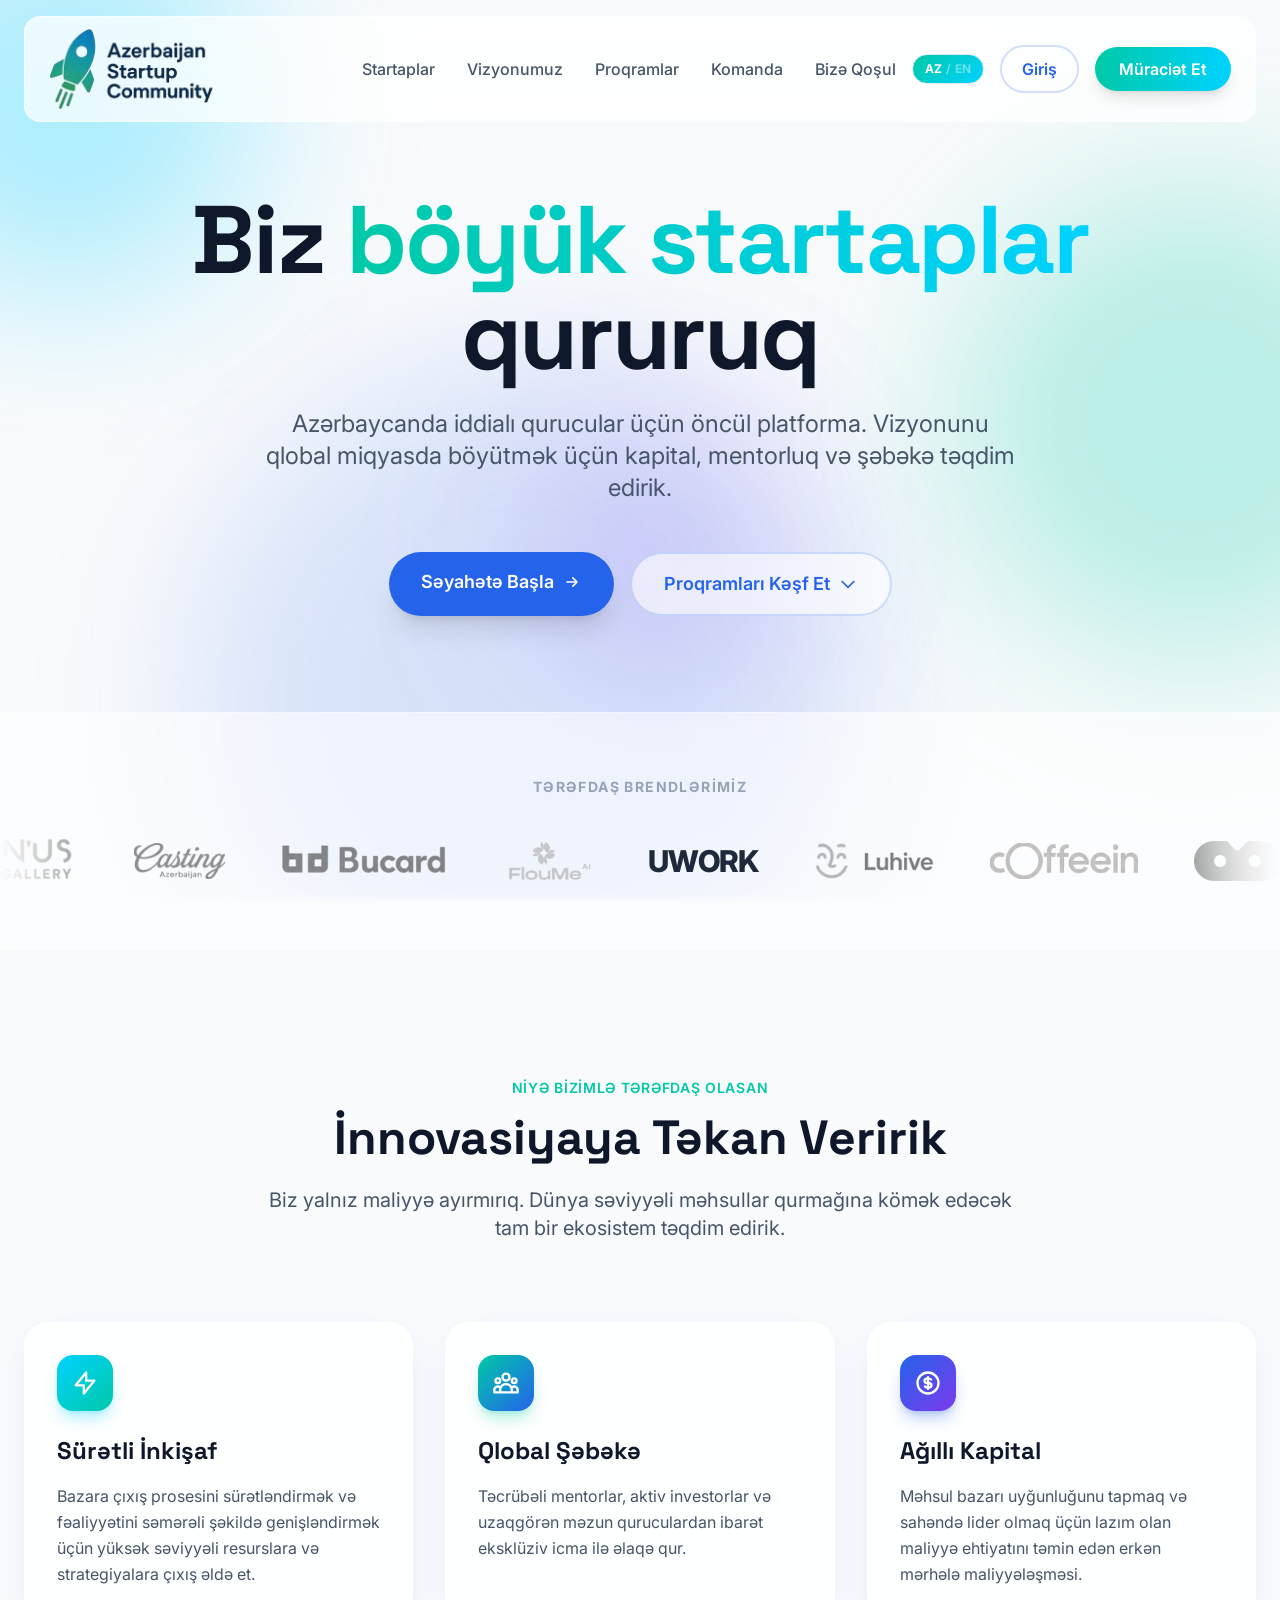
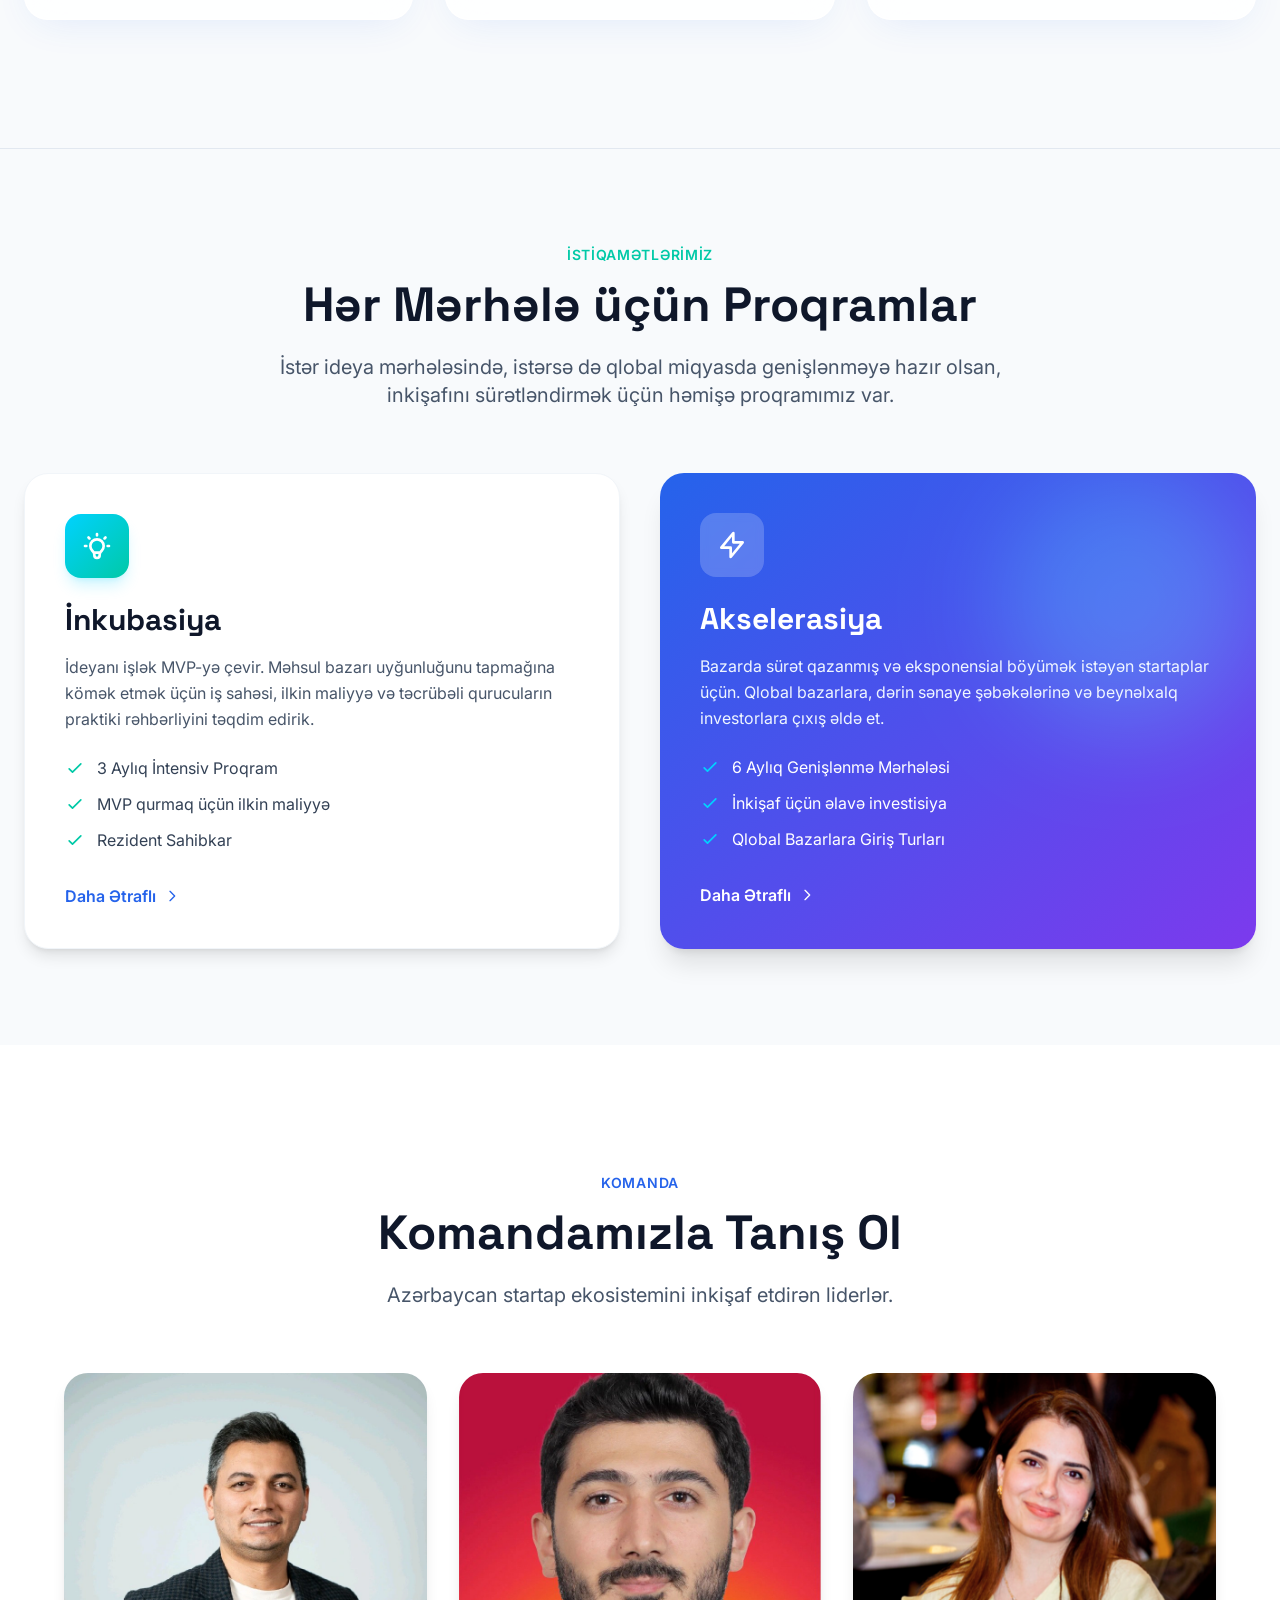
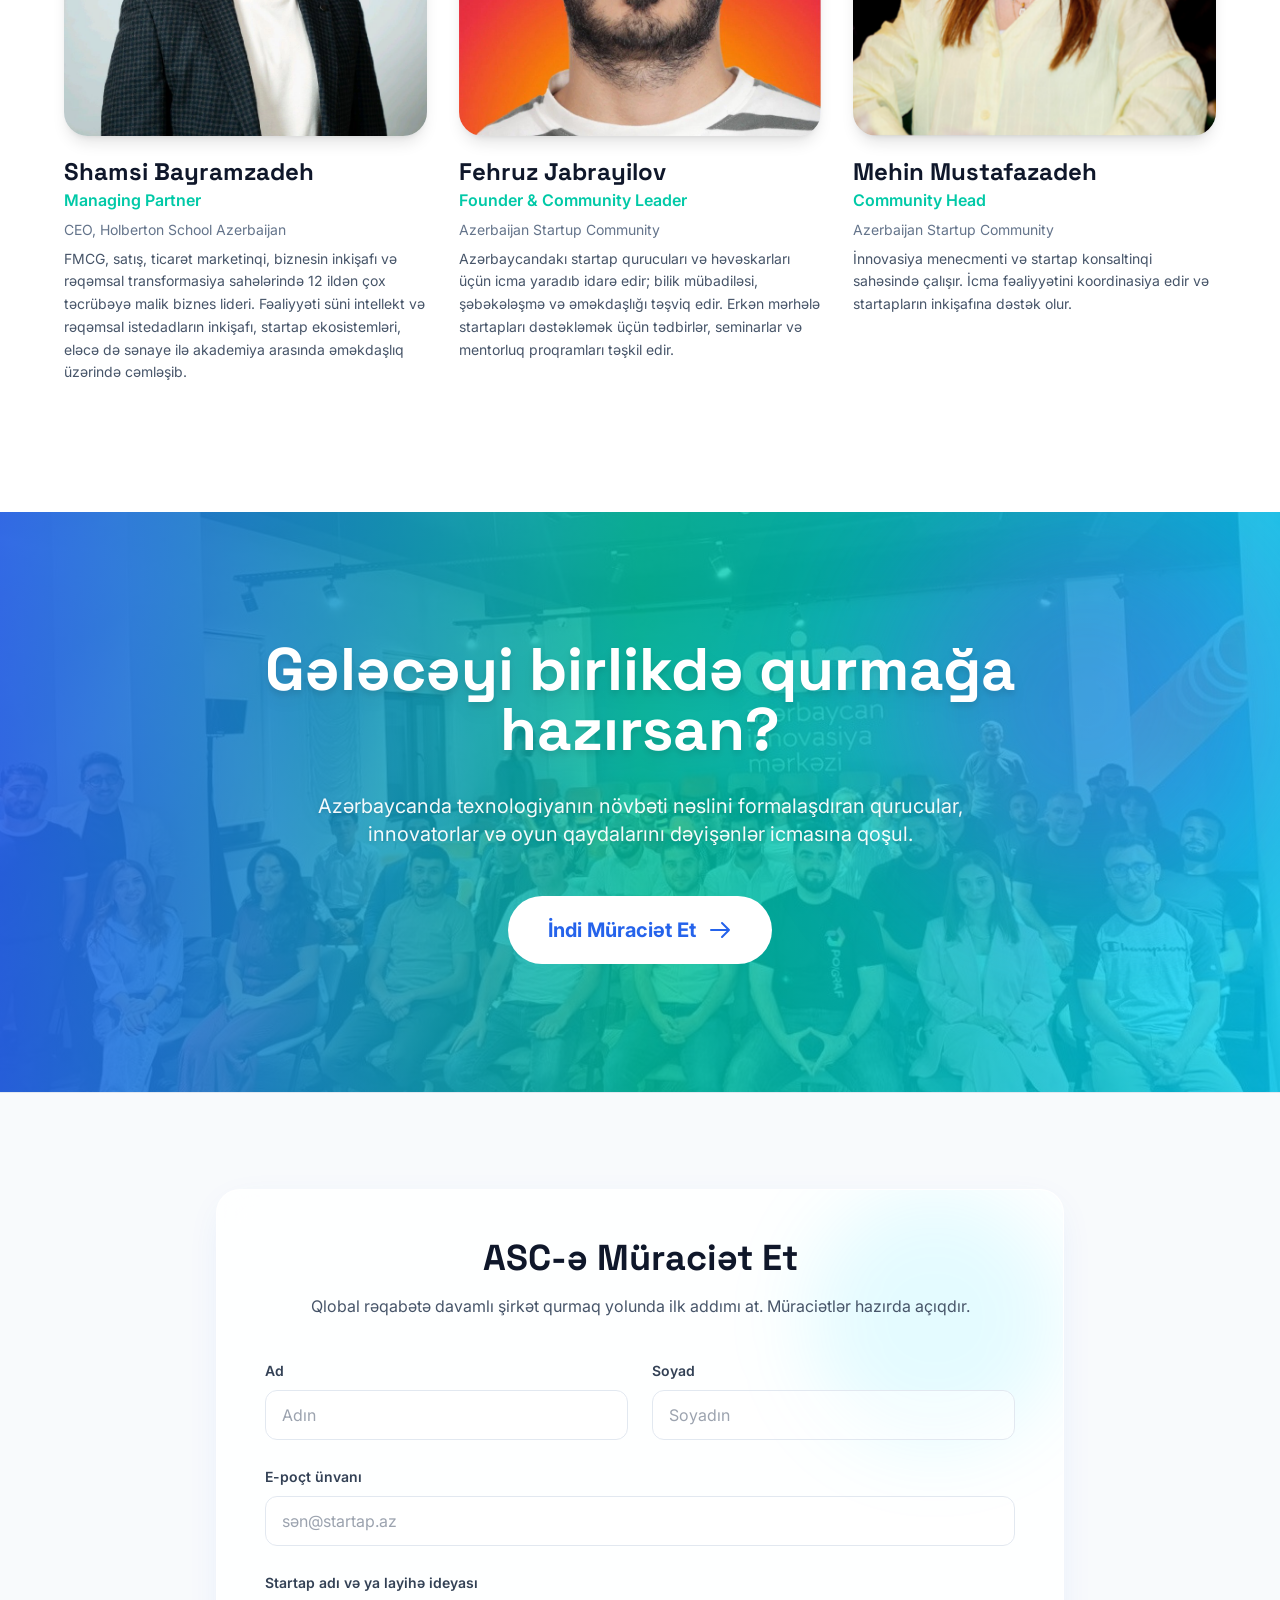
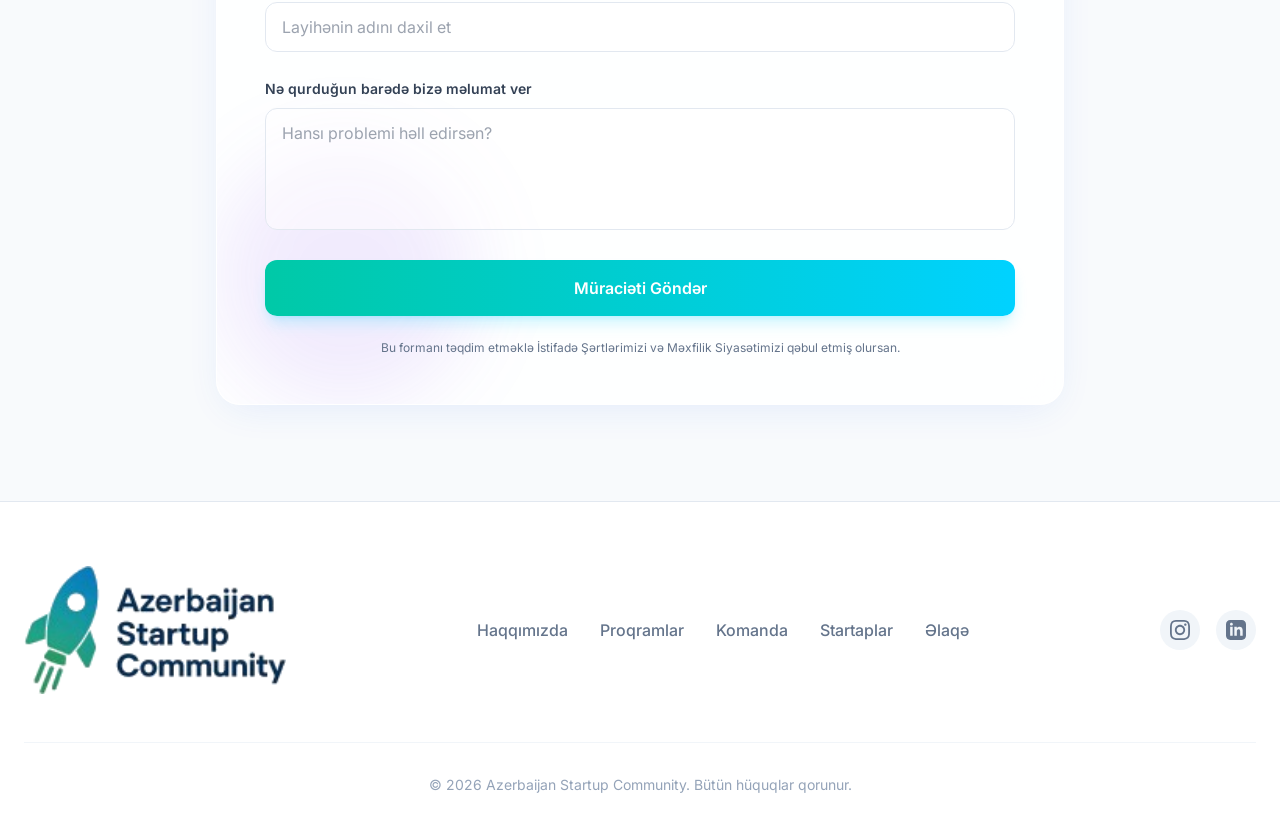
<file: dashboard.html>
<!DOCTYPE html>
<html lang="az" class="scroll-smooth">
<head>
    <meta charset="UTF-8">
    <meta name="viewport" content="width=device-width, initial-scale=1.0">
    <title>Azerbaijan Startup Community — Dashboard</title>
    <link rel="icon" type="image/png" href="logos/asc-transparent.png">
    <link rel="preconnect" href="https://fonts.googleapis.com">
    <link rel="preconnect" href="https://fonts.gstatic.com" crossorigin>
    <link href="https://fonts.googleapis.com/css2?family=Inter:wght@300;400;500;600;700;800&family=Space+Grotesk:wght@500;600;700&display=swap" rel="stylesheet">
    <link rel="stylesheet" href="css/tailwind.css">
    <style>
        body { background-color: #f8fafc; }
        .glass { background: rgba(255,255,255,0.72); backdrop-filter: blur(16px); border: 1px solid rgba(255,255,255,0.55); }
        .glass-card { background: rgba(255,255,255,0.85); backdrop-filter: blur(18px); border: 1px solid rgba(255,255,255,0.85); box-shadow: 0 10px 40px -12px rgba(37,99,235,0.12); }
        .lang-btn.active { background: linear-gradient(135deg,#00C9A7,#00D2FF); color:#fff; }
        .orb { position:absolute; border-radius:9999px; filter:blur(80px); mix-blend-mode:multiply; pointer-events:none; }
    </style>
</head>
<body class="antialiased selection:bg-brand-cyan selection:text-white">

    <div class="fixed inset-0 w-full h-full z-0 overflow-hidden pointer-events-none">
        <div class="orb top-[-10%] left-[-10%] w-96 h-96 bg-brand-cyan/30 animate-blob"></div>
        <div class="orb top-[20%] right-[-12%] w-[30rem] h-[30rem] bg-brand-teal/25 animate-blob-slow"></div>
        <div class="orb bottom-[-15%] left-[15%] w-[42rem] h-[42rem] bg-brand-blue/15 animate-blob"></div>
    </div>

    <nav class="relative z-20">
        <div class="max-w-7xl mx-auto px-4 sm:px-6 py-4">
            <div class="glass rounded-2xl flex items-center justify-between px-4 sm:px-6 py-3">
                <a href="index.html" class="group shrink-0">
                    <img src="logos/asc-logo-tight.png" alt="Azerbaijan Startup Community" class="h-12 sm:h-16 w-auto object-contain group-hover:scale-105 transition-transform duration-500">
                </a>
                <div class="flex items-center gap-2 sm:gap-4">
                    <button id="langToggle" class="lang-btn active flex items-center gap-1 text-xs font-bold px-2.5 py-1.5 rounded-full border border-slate-200 text-slate-600 shrink-0">
                        <span data-lang="az">AZ</span><span class="opacity-40">/</span><span data-lang="en" class="opacity-40">EN</span>
                    </button>
                    <button id="logoutBtn" class="inline-flex items-center gap-2 px-5 py-2.5 rounded-full font-semibold text-white bg-gradient-to-r from-brand-teal via-brand-cyan to-brand-blue hover:-translate-y-0.5 transition-all duration-300">
                        <span data-i18n="nav.logout">Çıxış</span>
                    </button>
                </div>
            </div>
        </div>
    </nav>

    <main class="relative z-10 pt-8 pb-16 px-4 sm:px-6">
        <div class="max-w-5xl mx-auto space-y-6">
            <!-- Welcome -->
            <div class="glass-card rounded-3xl p-6 sm:p-10">
                <div class="flex items-center gap-5">
                    <div id="avatar" class="w-16 h-16 sm:w-20 sm:h-20 rounded-2xl bg-gradient-to-br from-brand-teal via-brand-cyan to-brand-blue flex items-center justify-center font-heading text-2xl sm:text-3xl font-bold text-white shrink-0">A</div>
                    <div class="min-w-0">
                        <h1 class="font-heading text-2xl sm:text-3xl font-bold text-slate-900 truncate" id="userName">—</h1>
                        <div class="flex items-center gap-2 mt-2 flex-wrap">
                            <span id="roleBadge" class="text-xs font-bold px-3 py-1 rounded-full bg-gradient-to-r from-brand-teal to-brand-cyan text-white">—</span>
                            <span class="text-sm text-slate-500" id="userEmail">—</span>
                        </div>
                    </div>
                </div>
            </div>

            <!-- Startup / mentor profile -->
            <div id="profileSection" class="glass-card rounded-3xl p-6 sm:p-10">
                <h2 class="font-heading text-xl sm:text-2xl font-bold text-slate-900 mb-5" data-i18n="dash.profile">Profil</h2>
                <div id="profileContent" class="space-y-4"></div>
            </div>

            <!-- Status -->
            <div class="glass-card rounded-3xl p-6 sm:p-10">
                <div class="flex items-start gap-4">
                    <div class="w-12 h-12 rounded-2xl bg-gradient-to-br from-brand-teal to-brand-cyan flex items-center justify-center shrink-0">
                        <svg class="w-6 h-6 text-white" fill="none" stroke="currentColor" viewBox="0 0 24 24"><path stroke-linecap="round" stroke-linejoin="round" stroke-width="2" d="M5 13l4 4L19 7"></path></svg>
                    </div>
                    <div>
                        <h3 class="font-heading text-lg font-bold text-slate-900" data-i18n="dash.status.title">Müraciətin göndərildi</h3>
                        <p class="text-slate-600 text-sm mt-1" data-i18n="dash.status.sub">Komandamız müraciətini nəzərdən keçirir və tezliklə səninlə əlaqə saxlayacaq.</p>
                    </div>
                </div>
            </div>

            <a href="index.html" class="block text-center text-sm text-slate-500 hover:text-brand-teal transition-colors" data-i18n="dash.back">Ana səhifəyə qayıt</a>
        </div>
    </main>

    <script src="auth.js"></script>
    <script>
        const session = ASC.getSession();
        if (!session) {
            window.location.replace('index.html');
        }

        const I18N = {
            "nav.logout": { az: "Çıxış", en: "Log Out" },
            "dash.profile": { az: "Profil", en: "Profile" },
            "dash.role.founder": { az: "Startap", en: "Founder" },
            "dash.role.mentor": { az: "Mentor", en: "Mentor" },
            "dash.startup": { az: "Startap", en: "Startup" },
            "dash.description": { az: "Təsvir", en: "Description" },
            "dash.founder": { az: "Təsisçi", en: "Founder" },
            "dash.email": { az: "E-poçt", en: "Email" },
            "dash.expertise": { az: "Sahə", en: "Focus" },
            "dash.none": { az: "Hələ müraciət yoxdur.", en: "No application yet." },
            "dash.status.title": { az: "Müraciətin göndərildi", en: "Application submitted" },
            "dash.status.sub": { az: "Komandamız müraciətini nəzərdən keçirir və tezliklə səninlə əlaqə saxlayacaq.", en: "Our team is reviewing your application and will reach out soon." },
            "dash.back": { az: "Ana səhifəyə qayıt", en: "Back to home" },
        };

        let currentLang = 'az';
        function setLang(lang) {
            currentLang = lang;
            document.documentElement.lang = lang;
            document.querySelectorAll('[data-i18n]').forEach(el => {
                const k = el.getAttribute('data-i18n');
                if (I18N[k] && I18N[k][lang] !== undefined) el.textContent = I18N[k][lang];
            });
            const az = document.querySelector('[data-lang="az"]');
            const en = document.querySelector('[data-lang="en"]');
            az.style.opacity = lang === 'az' ? '1' : '0.4';
            en.style.opacity = lang === 'en' ? '1' : '0.4';
            render();
        }

        function render() {
            if (!session) return;
            document.getElementById('userName').textContent = session.name || session.email;
            document.getElementById('userEmail').textContent = session.email;
            const isMentor = session.role === 'mentor';
            document.getElementById('roleBadge').textContent = I18N[isMentor ? 'dash.role.mentor' : 'dash.role.founder'][currentLang];
            document.getElementById('avatar').textContent = (session.name || 'A').trim().charAt(0).toUpperCase();

            const apps = ASC.getApplicationsForUser(session.id);
            const profileContent = document.getElementById('profileContent');
            profileContent.innerHTML = '';

            if (apps.length === 0) {
                const empty = document.createElement('p');
                empty.className = 'text-slate-500';
                empty.textContent = I18N['dash.none'][currentLang];
                profileContent.appendChild(empty);
                return;
            }

            const app = apps[apps.length - 1];
            const rows = [];
            if (!isMentor) {
                rows.push([I18N['dash.startup'][currentLang], app.startupName || '—']);
                rows.push([I18N['dash.description'][currentLang], app.description || '—']);
                rows.push([I18N['dash.founder'][currentLang], (app.firstName + ' ' + app.lastName).trim() || '—']);
            } else {
                rows.push([I18N['dash.expertise'][currentLang], app.description || '—']);
            }
            rows.push([I18N['dash.email'][currentLang], app.email || session.email]);

            rows.forEach(([label, value]) => {
                const row = document.createElement('div');
                row.className = 'grid sm:grid-cols-3 gap-2 py-3 border-b border-slate-100 last:border-0';
                const l = document.createElement('div');
                l.className = 'text-sm font-semibold text-slate-500';
                l.textContent = label;
                const v = document.createElement('div');
                v.className = 'sm:col-span-2 text-slate-800 font-medium';
                v.textContent = value;
                row.appendChild(l);
                row.appendChild(v);
                profileContent.appendChild(row);
            });
        }

        document.getElementById('langToggle').addEventListener('click', () => {
            setLang(currentLang === 'az' ? 'en' : 'az');
        });
        document.getElementById('logoutBtn').addEventListener('click', () => {
            ASC.logout();
            window.location.href = 'index.html';
        });

        setLang('az');
    </script>
</body>
</html>
</file>
